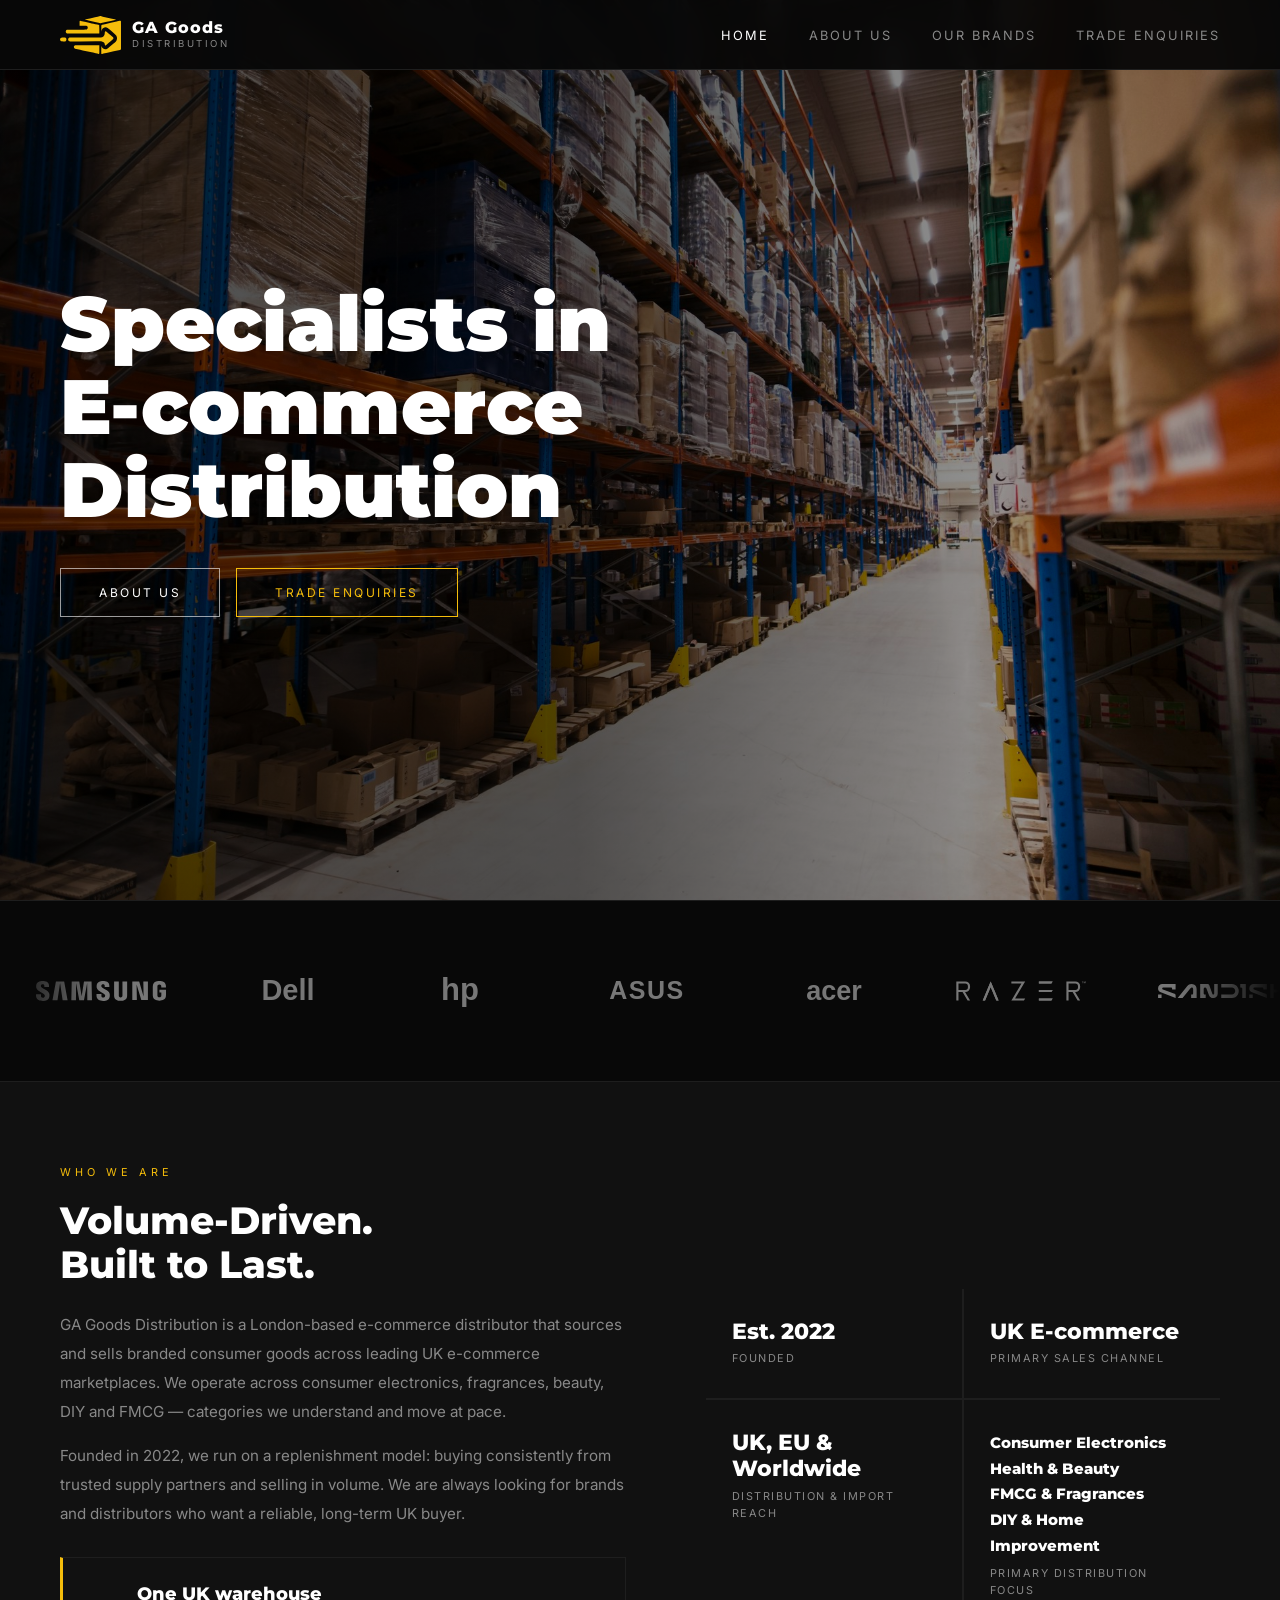
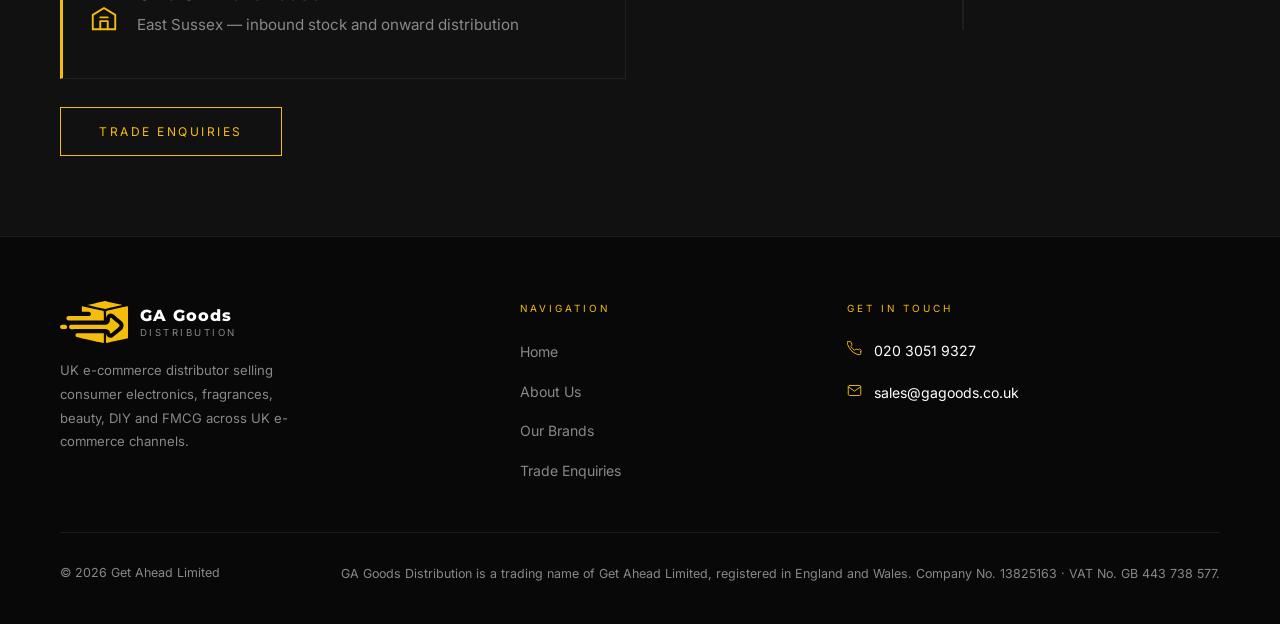
<file: index.html>
<!DOCTYPE html>
<html lang="en">
<head>
  <meta charset="UTF-8">
  <meta name="viewport" content="width=device-width, initial-scale=1.0">
  <title>GA Goods Distribution | Specialists in E-commerce Distribution</title>
  <meta name="description" content="GA Goods Distribution – UK e-commerce distributor specialising in consumer electronics, fragrances, beauty, DIY and FMCG. Selling across leading UK e-commerce marketplaces since 2022, with European and worldwide import capability.">
  <meta property="og:title" content="GA Goods Distribution | Specialists in E-commerce Distribution">
  <meta property="og:description" content="GA Goods Distribution – UK e-commerce distributor specialising in consumer electronics, fragrances, beauty, DIY and FMCG. Selling across leading UK e-commerce marketplaces since 2022, with European and worldwide import capability.">
  <meta property="og:url" content="https://gagoods.co.uk">
  <meta property="og:type" content="website">
  <link rel="canonical" href="https://gagoods.co.uk">
  <script type="application/ld+json">
  {
    "@context": "https://schema.org",
    "@type": "Organization",
    "name": "GA Goods Distribution",
    "description": "UK e-commerce distributor specialising in consumer electronics, fragrances, beauty, DIY and FMCG, selling across leading UK e-commerce marketplaces with European and worldwide import capability.",
    "url": "https://gagoods.co.uk",
    "logo": {
      "@type": "ImageObject",
      "url": "https://gagoods.co.uk/icon.svg"
    },
    "email": "sales@gagoods.co.uk",
    "telephone": "+442030519327",
    "areaServed": ["GB", "EU"]
  }
  </script>
  <link rel="icon" type="image/svg+xml" href="icon.svg">
  <link rel="apple-touch-icon" href="favicon.png">
  <link rel="stylesheet" href="styles.css">
</head>
<body>

  <nav id="navbar">
    <a href="index.html" class="nav-brand">
      <img src="icon.svg" alt="GA Goods Distribution" class="nav-icon">
      <div class="brand-text">
        <span class="brand-name">GA Goods</span>
        <span class="brand-sub">Distribution</span>
      </div>
    </a>
    <ul class="nav-links" id="navLinks">
      <li><a href="index.html" class="active">Home</a></li>
      <li><a href="about.html">About Us</a></li>
      <li><a href="brands.html">Our Brands</a></li>
      <li><a href="trade.html">Trade Enquiries</a></li>
    </ul>
    <button class="hamburger" id="hamburger" onclick="toggleNav()" aria-label="Toggle menu">&#9776;</button>
  </nav>

  <!-- HERO -->
  <section class="hero">
    <div class="hero-overlay"></div>
    <div class="hero-content">
      <h1>Specialists in<br>E-commerce<br>Distribution</h1>
      <div style="display:flex;gap:16px;flex-wrap:wrap;">
        <a href="about.html" class="btn">About Us</a>
        <a href="trade.html" class="btn btn-accent">Trade Enquiries</a>
      </div>
    </div>
  </section>

  <!-- BRANDS TICKER -->
  <div class="ticker-section">
    <div class="ticker-wrap">
      <div class="ticker-track">
        <div class="ticker-item"><img src="brands/samsung.svg" alt="Samsung"></div>
        <div class="ticker-item"><img src="brands/dell.svg" alt="Dell"></div>
        <div class="ticker-item"><img src="brands/hp.svg" alt="HP"></div>
        <div class="ticker-item"><img src="brands/asus.svg" alt="Asus"></div>
        <div class="ticker-item"><img src="brands/acer.svg" alt="Acer"></div>
        <div class="ticker-item"><img src="brands/razer.svg" alt="Razer"></div>
        <div class="ticker-item"><img src="brands/sandisk.svg" alt="SanDisk"></div>
        <div class="ticker-item"><img src="brands/chanel.svg" alt="Chanel"></div>
        <div class="ticker-item"><img src="brands/dior.svg" alt="Dior"></div>
        <div class="ticker-item"><img src="brands/ysl.svg" alt="Saint Laurent"></div>
        <div class="ticker-item"><img src="brands/jpg.svg" alt="Jean Paul Gaultier"></div>
        <div class="ticker-item"><img src="brands/versace.svg" alt="Versace"></div>
        <div class="ticker-item"><img src="brands/elizabetharden.svg" alt="Elizabeth Arden"></div>
        <div class="ticker-item"><img src="brands/dove.svg" alt="Dove"></div>
        <div class="ticker-item"><img src="brands/gillette.svg" alt="Gillette"></div>
        <div class="ticker-item"><img src="brands/pantene.svg" alt="Pantene"></div>
        <div class="ticker-item"><img src="brands/headshoulders.svg" alt="Head &amp; Shoulders"></div>
        <div class="ticker-item"><img src="brands/lynx.svg" alt="Lynx"></div>
        <div class="ticker-item"><img src="brands/nestle.svg" alt="Nestlé"></div>
        <div class="ticker-item"><img src="brands/persil.svg" alt="Persil"></div>
        <div class="ticker-item"><img src="brands/hotwheels.svg" alt="Hot Wheels"></div>
        <div class="ticker-item"><img src="brands/bosch.svg" alt="Bosch"></div>
        <div class="ticker-item"><img src="brands/dewalt.svg" alt="DeWalt"></div>
        <div class="ticker-item"><img src="brands/makita.svg" alt="Makita"></div>
        <div class="ticker-item"><img src="brands/milwaukee.svg" alt="Milwaukee"></div>
        <div class="ticker-item"><img src="brands/stanley.svg" alt="Stanley"></div>
        <div class="ticker-item"><img src="brands/irwin.svg" alt="Irwin"></div>
        <!-- Duplicate for seamless loop -->
        <div class="ticker-item"><img src="brands/samsung.svg" alt="Samsung"></div>
        <div class="ticker-item"><img src="brands/dell.svg" alt="Dell"></div>
        <div class="ticker-item"><img src="brands/hp.svg" alt="HP"></div>
        <div class="ticker-item"><img src="brands/asus.svg" alt="Asus"></div>
        <div class="ticker-item"><img src="brands/acer.svg" alt="Acer"></div>
        <div class="ticker-item"><img src="brands/razer.svg" alt="Razer"></div>
        <div class="ticker-item"><img src="brands/sandisk.svg" alt="SanDisk"></div>
        <div class="ticker-item"><img src="brands/chanel.svg" alt="Chanel"></div>
        <div class="ticker-item"><img src="brands/dior.svg" alt="Dior"></div>
        <div class="ticker-item"><img src="brands/ysl.svg" alt="Saint Laurent"></div>
        <div class="ticker-item"><img src="brands/jpg.svg" alt="Jean Paul Gaultier"></div>
        <div class="ticker-item"><img src="brands/versace.svg" alt="Versace"></div>
        <div class="ticker-item"><img src="brands/elizabetharden.svg" alt="Elizabeth Arden"></div>
        <div class="ticker-item"><img src="brands/dove.svg" alt="Dove"></div>
        <div class="ticker-item"><img src="brands/gillette.svg" alt="Gillette"></div>
        <div class="ticker-item"><img src="brands/pantene.svg" alt="Pantene"></div>
        <div class="ticker-item"><img src="brands/headshoulders.svg" alt="Head &amp; Shoulders"></div>
        <div class="ticker-item"><img src="brands/lynx.svg" alt="Lynx"></div>
        <div class="ticker-item"><img src="brands/nestle.svg" alt="Nestlé"></div>
        <div class="ticker-item"><img src="brands/persil.svg" alt="Persil"></div>
        <div class="ticker-item"><img src="brands/hotwheels.svg" alt="Hot Wheels"></div>
        <div class="ticker-item"><img src="brands/bosch.svg" alt="Bosch"></div>
        <div class="ticker-item"><img src="brands/dewalt.svg" alt="DeWalt"></div>
        <div class="ticker-item"><img src="brands/makita.svg" alt="Makita"></div>
        <div class="ticker-item"><img src="brands/milwaukee.svg" alt="Milwaukee"></div>
        <div class="ticker-item"><img src="brands/stanley.svg" alt="Stanley"></div>
        <div class="ticker-item"><img src="brands/irwin.svg" alt="Irwin"></div>
      </div>
    </div>
  </div>

  <!-- WHO WE ARE -->
  <div class="section section-dark">
    <div class="home-about">
      <div class="home-about-text">
        <p class="eyebrow">Who We Are</p>
        <h2>Volume-Driven.<br>Built to Last.</h2>
        <p>GA Goods Distribution is a London-based e-commerce distributor that sources and sells branded consumer goods across leading UK e-commerce marketplaces. We operate across consumer electronics, fragrances, beauty, DIY and FMCG — categories we understand and move at pace.</p>
        <p>Founded in 2022, we run on a replenishment model: buying consistently from trusted supply partners and selling in volume. We are always looking for brands and distributors who want a reliable, long-term UK buyer.</p>
        <div class="fact-callout">
          <svg class="fact-callout-icon" width="30" height="30" viewBox="0 0 24 24" fill="none" stroke="currentColor" stroke-width="1.5" stroke-linecap="round" stroke-linejoin="round"><path d="M3 21V9.5L12 4l9 5.5V21"/><path d="M3 21h18"/><path d="M9 21v-6.5h6V21"/><path d="M9 11.5h6"/></svg>
          <div>
            <h3>One UK warehouse</h3>
            <p>East Sussex &mdash; inbound stock and onward distribution</p>
          </div>
        </div>
        <a href="trade.html" class="btn btn-accent" style="margin-top:20px;display:inline-block">Trade Enquiries</a>
      </div>
      <div class="home-stats">
        <div class="home-stat">
          <span class="home-stat-num">Est. 2022</span>
          <span class="home-stat-label">Founded</span>
        </div>
        <div class="home-stat">
          <span class="home-stat-num">UK E-commerce</span>
          <span class="home-stat-label">Primary Sales Channel</span>
        </div>
        <div class="home-stat">
          <span class="home-stat-num">UK, EU &amp; Worldwide</span>
          <span class="home-stat-label">Distribution &amp; Import Reach</span>
        </div>
        <div class="home-stat">
          <span class="home-stat-num" style="font-size:0.95rem;line-height:1.7">Consumer Electronics<br>Health &amp; Beauty<br>FMCG &amp; Fragrances<br>DIY &amp; Home Improvement</span>
          <span class="home-stat-label">Primary distribution focus</span>
        </div>
      </div>
    </div>
  </div>

  <!-- FOOTER -->
  <footer>
    <div class="footer-inner">
      <div>
        <div class="footer-brand">
          <img src="icon.svg" alt="GA Goods Distribution" class="footer-icon">
          <div class="footer-brand-text">
            <span class="brand-name">GA Goods</span>
            <span class="brand-sub">Distribution</span>
          </div>
        </div>
        <p class="footer-tagline">UK e-commerce distributor selling consumer electronics, fragrances, beauty, DIY and FMCG across UK e-commerce channels.</p>
      </div>

      <div>
        <p class="footer-col-title">Navigation</p>
        <ul class="footer-nav-list">
          <li><a href="index.html">Home</a></li>
          <li><a href="about.html">About Us</a></li>
          <li><a href="brands.html">Our Brands</a></li>
          <li><a href="trade.html">Trade Enquiries</a></li>
        </ul>
      </div>

      <div>
        <p class="footer-col-title">Get In Touch</p>
        <ul class="footer-contact-list">
          <li>
            <svg class="footer-contact-icon" width="15" height="15" viewBox="0 0 24 24" fill="none" stroke="currentColor" stroke-width="1.5" stroke-linecap="round" stroke-linejoin="round"><path d="M22 16.92v3a2 2 0 01-2.18 2 19.79 19.79 0 01-8.63-3.07A19.5 19.5 0 013.07 9.8a19.79 19.79 0 01-3.07-8.67A2 2 0 012 1h3a2 2 0 012 1.72c.127.96.361 1.903.7 2.81a2 2 0 01-.45 2.11L6.09 8.91a16 16 0 006 6l1.27-1.27a2 2 0 012.11-.45c.907.339 1.85.573 2.81.7A2 2 0 0122 16.92z"/></svg>
            <a href="tel:+442030519327">020 3051 9327</a>
          </li>
          <li>
            <svg class="footer-contact-icon" width="15" height="15" viewBox="0 0 24 24" fill="none" stroke="currentColor" stroke-width="1.5" stroke-linecap="round" stroke-linejoin="round"><path d="M4 4h16c1.1 0 2 .9 2 2v12c0 1.1-.9 2-2 2H4c-1.1 0-2-.9-2-2V6c0-1.1.9-2 2-2z"/><polyline points="22,6 12,13 2,6"/></svg>
            <a href="mailto:sales@gagoods.co.uk">sales@gagoods.co.uk</a>
          </li>
        </ul>
      </div>
    </div>

    <div class="footer-bottom">
      <p>&copy; 2026 Get Ahead Limited</p>
      <p class="footer-legal">GA Goods Distribution is a trading name of Get Ahead Limited, registered in England and Wales. Company No. 13825163 &middot; VAT No. GB 443 738 577.</p>
    </div>
  </footer>

  <script>
    function toggleNav() {
      document.getElementById('navLinks').classList.toggle('open');
    }
    document.querySelectorAll('.nav-links a').forEach(function(link) {
      link.addEventListener('click', function() {
        document.getElementById('navLinks').classList.remove('open');
      });
    });
  </script>

</body>
</html>
</file>
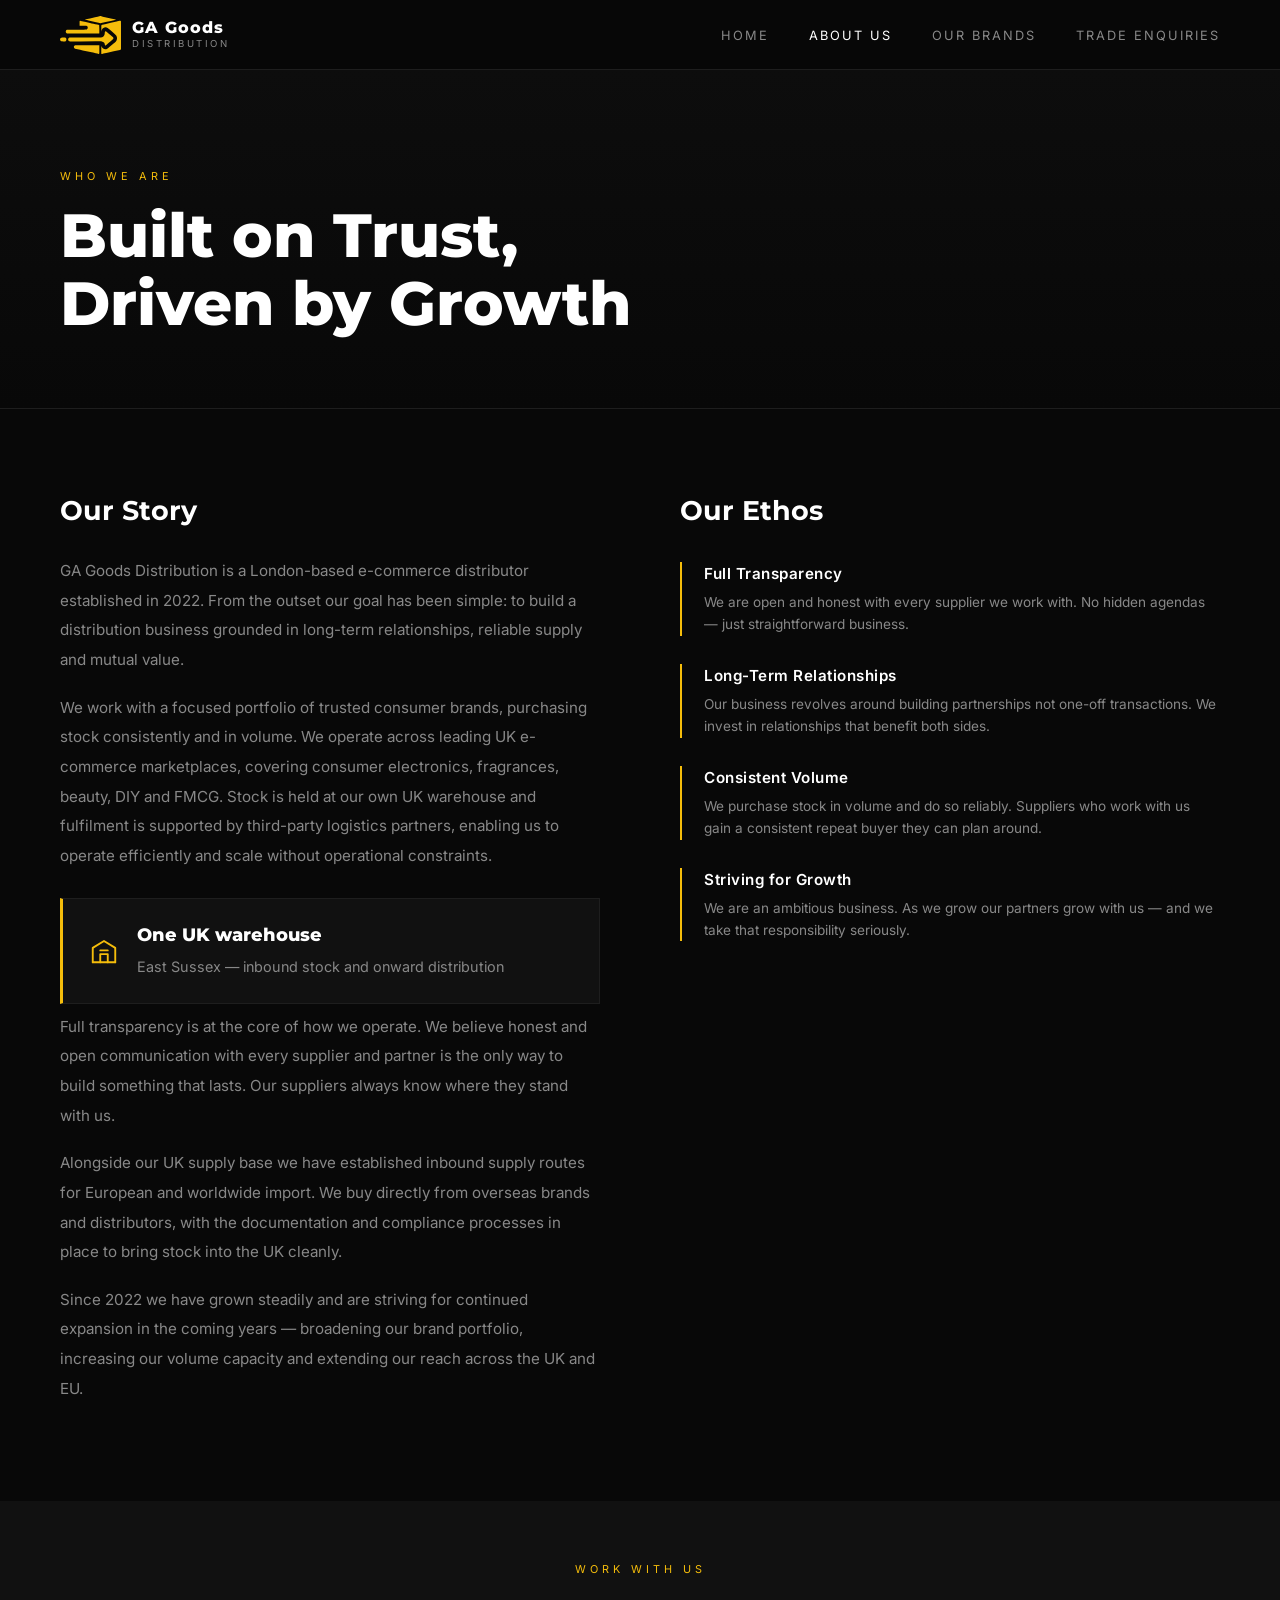
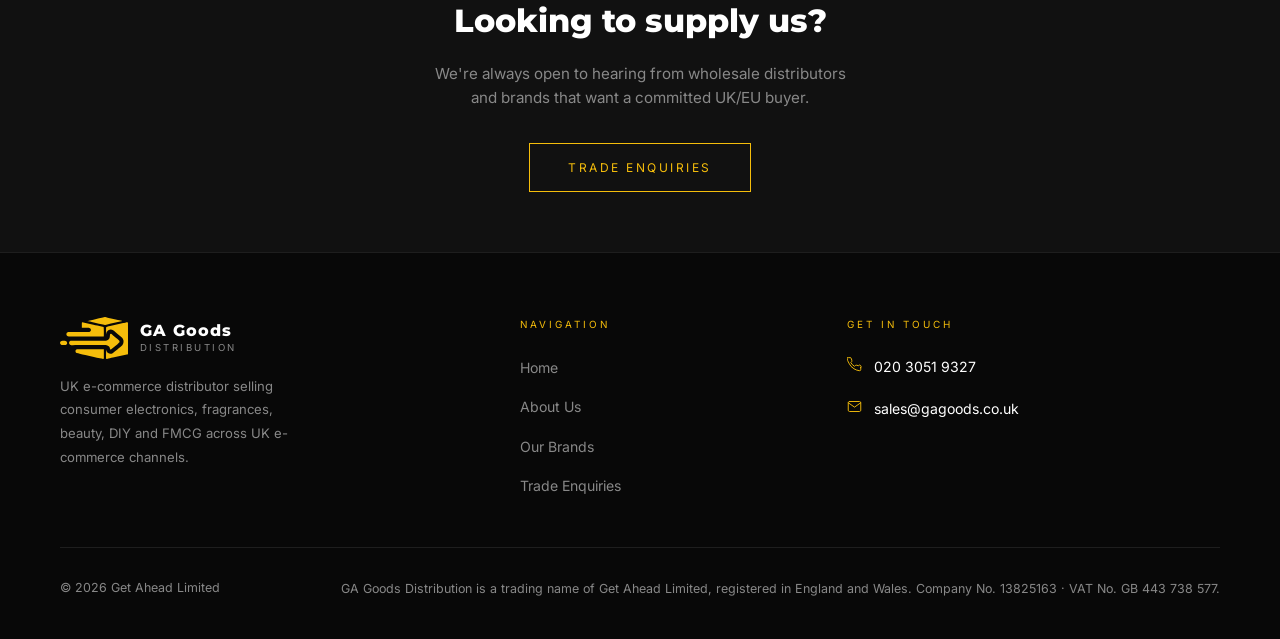
<file: about.html>
<!DOCTYPE html>
<html lang="en">
<head>
  <meta charset="UTF-8">
  <meta name="viewport" content="width=device-width, initial-scale=1.0">
  <title>About Us | GA Goods Distribution – E-commerce Specialists</title>
  <meta name="description" content="Learn about GA Goods Distribution – our story, ethos and commitment to building long-term partnerships in e-commerce distribution.">
  <link rel="icon" type="image/svg+xml" href="icon.svg">
  <link rel="apple-touch-icon" href="favicon.png">
  <link rel="stylesheet" href="styles.css">
</head>
<body>

  <nav id="navbar">
    <a href="index.html" class="nav-brand">
      <img src="icon.svg" alt="GA Goods Distribution" class="nav-icon">
      <div class="brand-text">
        <span class="brand-name">GA Goods</span>
        <span class="brand-sub">Distribution</span>
      </div>
    </a>
    <ul class="nav-links" id="navLinks">
      <li><a href="index.html">Home</a></li>
      <li><a href="about.html" class="active">About Us</a></li>
      <li><a href="brands.html">Our Brands</a></li>
      <li><a href="trade.html">Trade Enquiries</a></li>
    </ul>
    <button class="hamburger" id="hamburger" onclick="toggleNav()" aria-label="Toggle menu">&#9776;</button>
  </nav>

  <!-- PAGE HEADER -->
  <div class="page-header">
    <p class="eyebrow">Who We Are</p>
    <h1>Built on Trust,<br>Driven by Growth</h1>
  </div>

  <!-- ABOUT SECTION -->
  <div class="section">
    <div class="about-grid">
      <div class="about-text">
        <h2>Our Story</h2>
        <p>
          GA Goods Distribution is a London-based e-commerce distributor established in 2022.
          From the outset our goal has been simple: to build a distribution business
          grounded in long-term relationships, reliable supply and mutual value.
        </p>
        <p>
          We work with a focused portfolio of trusted consumer brands, purchasing stock
          consistently and in volume. We operate across leading UK e-commerce marketplaces,
          covering consumer electronics, fragrances, beauty, DIY and FMCG. Stock is held at
          our own UK warehouse and fulfilment is supported by third-party logistics partners,
          enabling us to operate efficiently and scale without operational constraints.
        </p>

        <div class="fact-callout">
          <svg class="fact-callout-icon" width="30" height="30" viewBox="0 0 24 24" fill="none" stroke="currentColor" stroke-width="1.5" stroke-linecap="round" stroke-linejoin="round"><path d="M3 21V9.5L12 4l9 5.5V21"/><path d="M3 21h18"/><path d="M9 21v-6.5h6V21"/><path d="M9 11.5h6"/></svg>
          <div>
            <h3>One UK warehouse</h3>
            <p>East Sussex &mdash; inbound stock and onward distribution</p>
          </div>
        </div>
        <p>
          Full transparency is at the core of how we operate. We believe honest and open
          communication with every supplier and partner is the only way to build something
          that lasts. Our suppliers always know where they stand with us.
        </p>
        <p>
          Alongside our UK supply base we have established inbound supply routes for
          European and worldwide import. We buy directly from overseas brands and
          distributors, with the documentation and compliance processes in place to bring
          stock into the UK cleanly.
        </p>
        <p>
          Since 2022 we have grown steadily and are striving for continued expansion in
          the coming years — broadening our brand portfolio, increasing our volume
          capacity and extending our reach across the UK and EU.
        </p>
      </div>

      <div>
        <h2 style="font-family:'Montserrat',sans-serif;font-size:1.7rem;font-weight:700;margin-bottom:30px;">Our Ethos</h2>
        <ul class="values-list">
          <li>
            <h3>Full Transparency</h3>
            <p>We are open and honest with every supplier we work with. No hidden agendas — just straightforward business.</p>
          </li>
          <li>
            <h3>Long-Term Relationships</h3>
            <p>Our business revolves around building partnerships not one-off transactions. We invest in relationships that benefit both sides.</p>
          </li>
          <li>
            <h3>Consistent Volume</h3>
            <p>We purchase stock in volume and do so reliably. Suppliers who work with us gain a consistent repeat buyer they can plan around.</p>
          </li>
          <li>
            <h3>Striving for Growth</h3>
            <p>We are an ambitious business. As we grow our partners grow with us — and we take that responsibility seriously.</p>
          </li>
        </ul>
      </div>
    </div>
  </div>

  <!-- CTA -->
  <div class="section section-dark" style="text-align:center;padding-top:60px;padding-bottom:60px;">
    <p class="eyebrow" style="font-size:0.68rem;letter-spacing:4px;color:var(--accent);text-transform:uppercase;margin-bottom:16px;">Work With Us</p>
    <h2 style="font-family:'Montserrat',sans-serif;font-size:clamp(1.4rem,3vw,2rem);font-weight:800;margin-bottom:16px;">Looking to supply us?</h2>
    <p style="color:var(--muted);font-size:0.95rem;margin-bottom:32px;max-width:440px;margin-left:auto;margin-right:auto;">We're always open to hearing from wholesale distributors and brands that want a committed UK/EU buyer.</p>
    <a href="trade.html" class="btn btn-accent">Trade Enquiries</a>
  </div>

  <!-- FOOTER -->
  <footer>
    <div class="footer-inner">
      <div>
        <div class="footer-brand">
          <img src="icon.svg" alt="GA Goods Distribution" class="footer-icon">
          <div class="footer-brand-text">
            <span class="brand-name">GA Goods</span>
            <span class="brand-sub">Distribution</span>
          </div>
        </div>
        <p class="footer-tagline">UK e-commerce distributor selling consumer electronics, fragrances, beauty, DIY and FMCG across UK e-commerce channels.</p>
      </div>

      <div>
        <p class="footer-col-title">Navigation</p>
        <ul class="footer-nav-list">
          <li><a href="index.html">Home</a></li>
          <li><a href="about.html">About Us</a></li>
          <li><a href="brands.html">Our Brands</a></li>
          <li><a href="trade.html">Trade Enquiries</a></li>
        </ul>
      </div>

      <div>
        <p class="footer-col-title">Get In Touch</p>
        <ul class="footer-contact-list">
          <li>
            <svg class="footer-contact-icon" width="15" height="15" viewBox="0 0 24 24" fill="none" stroke="currentColor" stroke-width="1.5" stroke-linecap="round" stroke-linejoin="round"><path d="M22 16.92v3a2 2 0 01-2.18 2 19.79 19.79 0 01-8.63-3.07A19.5 19.5 0 013.07 9.8a19.79 19.79 0 01-3.07-8.67A2 2 0 012 1h3a2 2 0 012 1.72c.127.96.361 1.903.7 2.81a2 2 0 01-.45 2.11L6.09 8.91a16 16 0 006 6l1.27-1.27a2 2 0 012.11-.45c.907.339 1.85.573 2.81.7A2 2 0 0122 16.92z"/></svg>
            <a href="tel:+442030519327">020 3051 9327</a>
          </li>
          <li>
            <svg class="footer-contact-icon" width="15" height="15" viewBox="0 0 24 24" fill="none" stroke="currentColor" stroke-width="1.5" stroke-linecap="round" stroke-linejoin="round"><path d="M4 4h16c1.1 0 2 .9 2 2v12c0 1.1-.9 2-2 2H4c-1.1 0-2-.9-2-2V6c0-1.1.9-2 2-2z"/><polyline points="22,6 12,13 2,6"/></svg>
            <a href="mailto:sales@gagoods.co.uk">sales@gagoods.co.uk</a>
          </li>
        </ul>
      </div>
    </div>

    <div class="footer-bottom">
      <p>&copy; 2026 Get Ahead Limited</p>
      <p class="footer-legal">GA Goods Distribution is a trading name of Get Ahead Limited, registered in England and Wales. Company No. 13825163 &middot; VAT No. GB 443 738 577.</p>
    </div>
  </footer>

  <script>
    function toggleNav() {
      document.getElementById('navLinks').classList.toggle('open');
    }
    document.querySelectorAll('.nav-links a').forEach(function(link) {
      link.addEventListener('click', function() {
        document.getElementById('navLinks').classList.remove('open');
      });
    });
  </script>

</body>
</html>
</file>
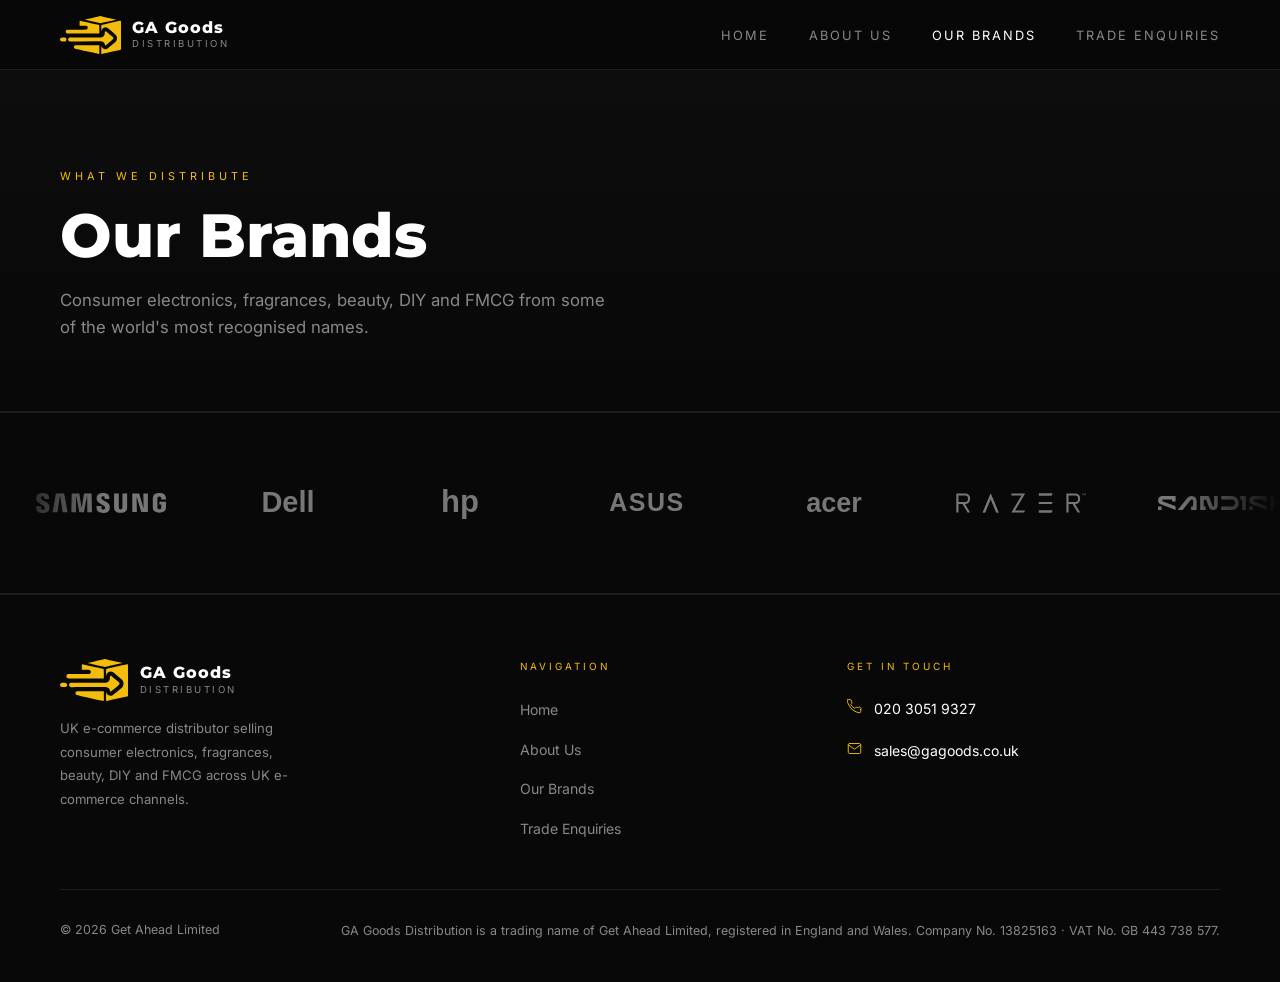
<file: brands.html>
<!DOCTYPE html>
<html lang="en">
<head>
  <meta charset="UTF-8">
  <meta name="viewport" content="width=device-width, initial-scale=1.0">
  <title>Our Brands | GA Goods Distribution – E-commerce Specialists</title>
  <meta name="description" content="GA Goods Distribution supplies leading consumer brands including Dove, Gillette, Nestlé, Persil, Head &amp; Shoulders and Lynx across the UK and Europe.">
  <link rel="icon" type="image/svg+xml" href="icon.svg">
  <link rel="apple-touch-icon" href="favicon.png">
  <link rel="stylesheet" href="styles.css">
</head>
<body>

  <nav id="navbar">
    <a href="index.html" class="nav-brand">
      <img src="icon.svg" alt="GA Goods Distribution" class="nav-icon">
      <div class="brand-text">
        <span class="brand-name">GA Goods</span>
        <span class="brand-sub">Distribution</span>
      </div>
    </a>
    <ul class="nav-links" id="navLinks">
      <li><a href="index.html">Home</a></li>
      <li><a href="about.html">About Us</a></li>
      <li><a href="brands.html" class="active">Our Brands</a></li>
      <li><a href="trade.html">Trade Enquiries</a></li>
    </ul>
    <button class="hamburger" id="hamburger" onclick="toggleNav()" aria-label="Toggle menu">&#9776;</button>
  </nav>

  <!-- PAGE HEADER -->
  <div class="page-header">
    <p class="eyebrow">What We Distribute</p>
    <h1>Our Brands</h1>
    <p>Consumer electronics, fragrances, beauty, DIY and FMCG from some of the world's most recognised names.</p>
  </div>

  <!-- BRANDS TICKER -->
  <div class="ticker-section">
    <div class="ticker-wrap">
      <div class="ticker-track">
        <!-- Set 1 -->
        <div class="ticker-item"><img src="brands/samsung.svg" alt="Samsung"></div>
        <div class="ticker-item"><img src="brands/dell.svg" alt="Dell"></div>
        <div class="ticker-item"><img src="brands/hp.svg" alt="HP"></div>
        <div class="ticker-item"><img src="brands/asus.svg" alt="Asus"></div>
        <div class="ticker-item"><img src="brands/acer.svg" alt="Acer"></div>
        <div class="ticker-item"><img src="brands/razer.svg" alt="Razer"></div>
        <div class="ticker-item"><img src="brands/sandisk.svg" alt="SanDisk"></div>
        <div class="ticker-item"><img src="brands/chanel.svg" alt="Chanel"></div>
        <div class="ticker-item"><img src="brands/dior.svg" alt="Dior"></div>
        <div class="ticker-item"><img src="brands/ysl.svg" alt="Saint Laurent"></div>
        <div class="ticker-item"><img src="brands/jpg.svg" alt="Jean Paul Gaultier"></div>
        <div class="ticker-item"><img src="brands/versace.svg" alt="Versace"></div>
        <div class="ticker-item"><img src="brands/elizabetharden.svg" alt="Elizabeth Arden"></div>
        <div class="ticker-item"><img src="brands/dove.svg" alt="Dove"></div>
        <div class="ticker-item"><img src="brands/gillette.svg" alt="Gillette"></div>
        <div class="ticker-item"><img src="brands/pantene.svg" alt="Pantene"></div>
        <div class="ticker-item"><img src="brands/headshoulders.svg" alt="Head &amp; Shoulders"></div>
        <div class="ticker-item"><img src="brands/lynx.svg" alt="Lynx"></div>
        <div class="ticker-item"><img src="brands/nestle.svg" alt="Nestlé"></div>
        <div class="ticker-item"><img src="brands/persil.svg" alt="Persil"></div>
        <div class="ticker-item"><img src="brands/hotwheels.svg" alt="Hot Wheels"></div>
        <div class="ticker-item"><img src="brands/bosch.svg" alt="Bosch"></div>
        <div class="ticker-item"><img src="brands/dewalt.svg" alt="DeWalt"></div>
        <div class="ticker-item"><img src="brands/makita.svg" alt="Makita"></div>
        <div class="ticker-item"><img src="brands/milwaukee.svg" alt="Milwaukee"></div>
        <div class="ticker-item"><img src="brands/stanley.svg" alt="Stanley"></div>
        <div class="ticker-item"><img src="brands/irwin.svg" alt="Irwin"></div>
        <!-- Set 2 — duplicate for seamless loop -->
        <div class="ticker-item"><img src="brands/samsung.svg" alt="Samsung"></div>
        <div class="ticker-item"><img src="brands/dell.svg" alt="Dell"></div>
        <div class="ticker-item"><img src="brands/hp.svg" alt="HP"></div>
        <div class="ticker-item"><img src="brands/asus.svg" alt="Asus"></div>
        <div class="ticker-item"><img src="brands/acer.svg" alt="Acer"></div>
        <div class="ticker-item"><img src="brands/razer.svg" alt="Razer"></div>
        <div class="ticker-item"><img src="brands/sandisk.svg" alt="SanDisk"></div>
        <div class="ticker-item"><img src="brands/chanel.svg" alt="Chanel"></div>
        <div class="ticker-item"><img src="brands/dior.svg" alt="Dior"></div>
        <div class="ticker-item"><img src="brands/ysl.svg" alt="Saint Laurent"></div>
        <div class="ticker-item"><img src="brands/jpg.svg" alt="Jean Paul Gaultier"></div>
        <div class="ticker-item"><img src="brands/versace.svg" alt="Versace"></div>
        <div class="ticker-item"><img src="brands/elizabetharden.svg" alt="Elizabeth Arden"></div>
        <div class="ticker-item"><img src="brands/dove.svg" alt="Dove"></div>
        <div class="ticker-item"><img src="brands/gillette.svg" alt="Gillette"></div>
        <div class="ticker-item"><img src="brands/pantene.svg" alt="Pantene"></div>
        <div class="ticker-item"><img src="brands/headshoulders.svg" alt="Head &amp; Shoulders"></div>
        <div class="ticker-item"><img src="brands/lynx.svg" alt="Lynx"></div>
        <div class="ticker-item"><img src="brands/nestle.svg" alt="Nestlé"></div>
        <div class="ticker-item"><img src="brands/persil.svg" alt="Persil"></div>
        <div class="ticker-item"><img src="brands/hotwheels.svg" alt="Hot Wheels"></div>
        <div class="ticker-item"><img src="brands/bosch.svg" alt="Bosch"></div>
        <div class="ticker-item"><img src="brands/dewalt.svg" alt="DeWalt"></div>
        <div class="ticker-item"><img src="brands/makita.svg" alt="Makita"></div>
        <div class="ticker-item"><img src="brands/milwaukee.svg" alt="Milwaukee"></div>
        <div class="ticker-item"><img src="brands/stanley.svg" alt="Stanley"></div>
        <div class="ticker-item"><img src="brands/irwin.svg" alt="Irwin"></div>
      </div>
    </div>
  </div>

  <!-- FOOTER -->
  <footer>
    <div class="footer-inner">
      <div>
        <div class="footer-brand">
          <img src="icon.svg" alt="GA Goods Distribution" class="footer-icon">
          <div class="footer-brand-text">
            <span class="brand-name">GA Goods</span>
            <span class="brand-sub">Distribution</span>
          </div>
        </div>
        <p class="footer-tagline">UK e-commerce distributor selling consumer electronics, fragrances, beauty, DIY and FMCG across UK e-commerce channels.</p>
      </div>

      <div>
        <p class="footer-col-title">Navigation</p>
        <ul class="footer-nav-list">
          <li><a href="index.html">Home</a></li>
          <li><a href="about.html">About Us</a></li>
          <li><a href="brands.html">Our Brands</a></li>
          <li><a href="trade.html">Trade Enquiries</a></li>
        </ul>
      </div>

      <div>
        <p class="footer-col-title">Get In Touch</p>
        <ul class="footer-contact-list">
          <li>
            <svg class="footer-contact-icon" width="15" height="15" viewBox="0 0 24 24" fill="none" stroke="currentColor" stroke-width="1.5" stroke-linecap="round" stroke-linejoin="round"><path d="M22 16.92v3a2 2 0 01-2.18 2 19.79 19.79 0 01-8.63-3.07A19.5 19.5 0 013.07 9.8a19.79 19.79 0 01-3.07-8.67A2 2 0 012 1h3a2 2 0 012 1.72c.127.96.361 1.903.7 2.81a2 2 0 01-.45 2.11L6.09 8.91a16 16 0 006 6l1.27-1.27a2 2 0 012.11-.45c.907.339 1.85.573 2.81.7A2 2 0 0122 16.92z"/></svg>
            <a href="tel:+442030519327">020 3051 9327</a>
          </li>
          <li>
            <svg class="footer-contact-icon" width="15" height="15" viewBox="0 0 24 24" fill="none" stroke="currentColor" stroke-width="1.5" stroke-linecap="round" stroke-linejoin="round"><path d="M4 4h16c1.1 0 2 .9 2 2v12c0 1.1-.9 2-2 2H4c-1.1 0-2-.9-2-2V6c0-1.1.9-2 2-2z"/><polyline points="22,6 12,13 2,6"/></svg>
            <a href="mailto:sales@gagoods.co.uk">sales@gagoods.co.uk</a>
          </li>
        </ul>
      </div>
    </div>

    <div class="footer-bottom">
      <p>&copy; 2026 Get Ahead Limited</p>
      <p class="footer-legal">GA Goods Distribution is a trading name of Get Ahead Limited, registered in England and Wales. Company No. 13825163 &middot; VAT No. GB 443 738 577.</p>
    </div>
  </footer>

  <script>
    function toggleNav() {
      document.getElementById('navLinks').classList.toggle('open');
    }
    document.querySelectorAll('.nav-links a').forEach(function(link) {
      link.addEventListener('click', function() {
        document.getElementById('navLinks').classList.remove('open');
      });
    });
  </script>

</body>
</html>
</file>
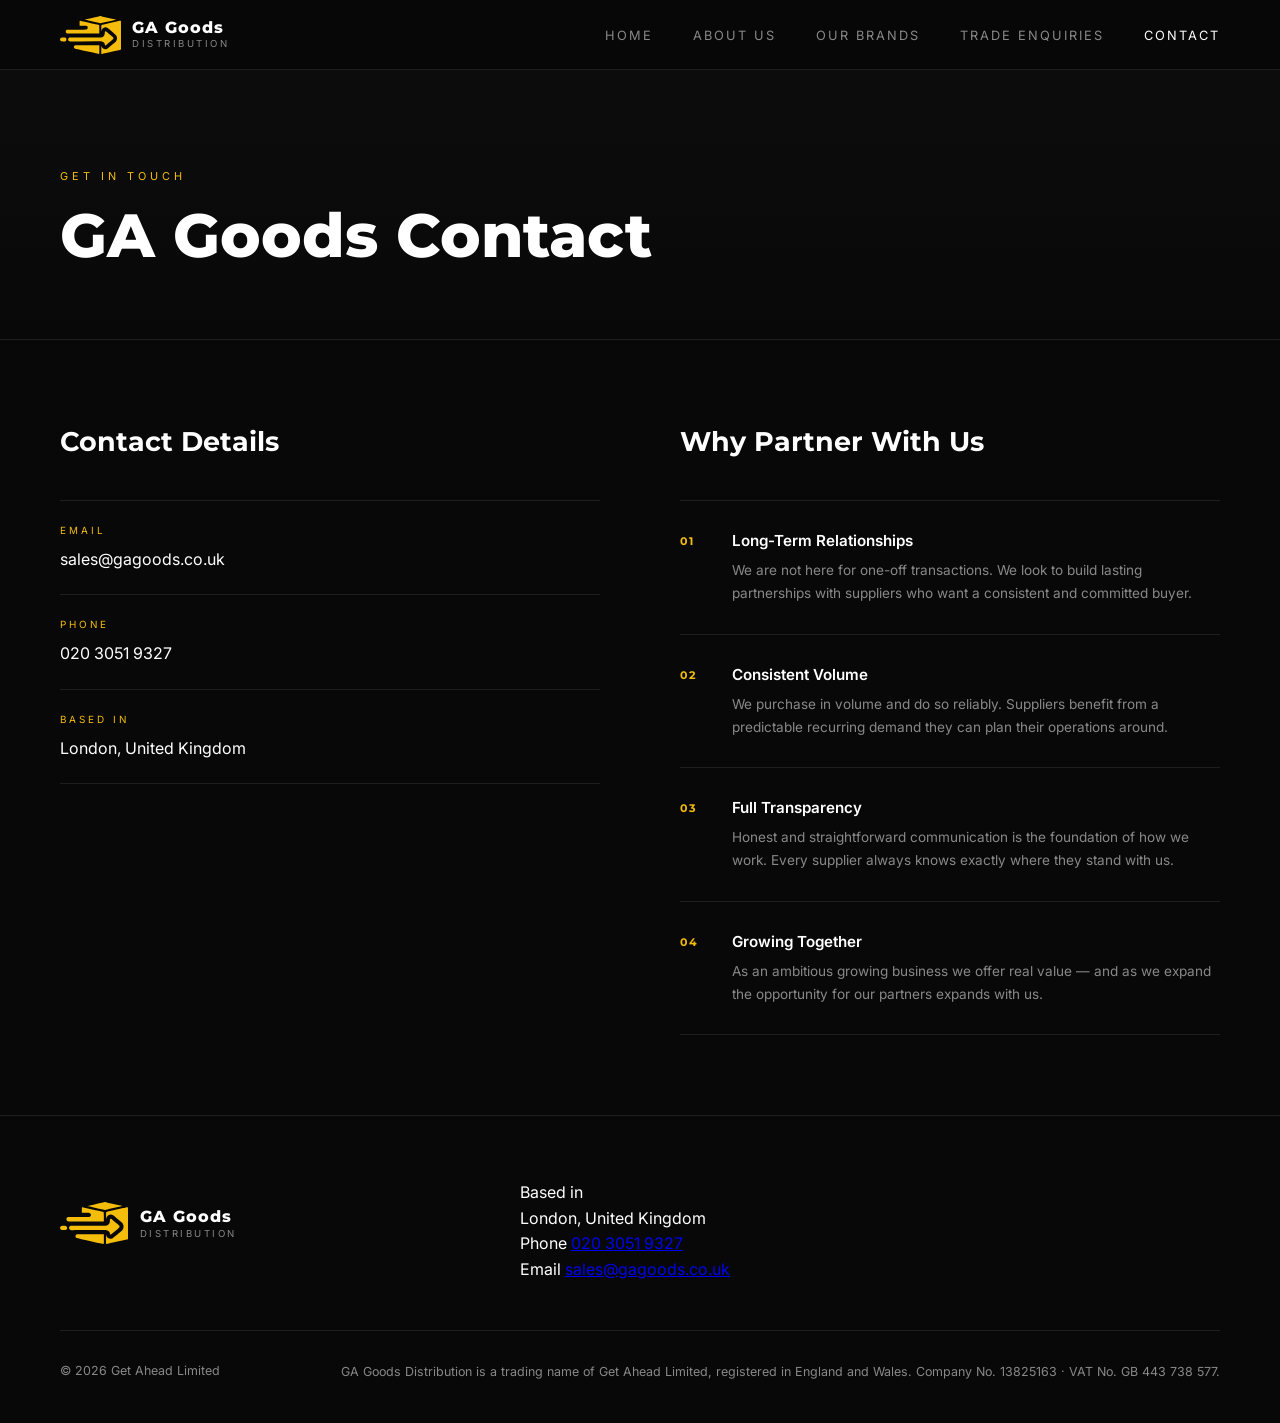
<file: contact.html>
<!DOCTYPE html>
<html lang="en">
<head>
  <meta charset="UTF-8">
  <meta name="viewport" content="width=device-width, initial-scale=1.0">
  <title>Contact | GA Goods Distribution – E-commerce Specialists</title>
  <meta name="description" content="Contact GA Goods Distribution for trade enquiries, pricing and availability. E-commerce distribution specialists based in East London.">
  <link rel="icon" type="image/svg+xml" href="icon.svg">
  <link rel="apple-touch-icon" href="favicon.png">
  <link rel="stylesheet" href="styles.css">
</head>
<body>

  <nav id="navbar">
    <a href="index.html" class="nav-brand">
      <img src="icon.svg" alt="GA Goods Distribution" class="nav-icon">
      <div class="brand-text">
        <span class="brand-name">GA Goods</span>
        <span class="brand-sub">Distribution</span>
      </div>
    </a>
    <ul class="nav-links" id="navLinks">
      <li><a href="index.html">Home</a></li>
      <li><a href="about.html">About Us</a></li>
      <li><a href="brands.html">Our Brands</a></li>
      <li><a href="trade.html">Trade Enquiries</a></li>
      <li><a href="contact.html" class="active">Contact</a></li>
    </ul>
    <button class="hamburger" id="hamburger" onclick="toggleNav()" aria-label="Toggle menu">&#9776;</button>
  </nav>

  <!-- PAGE HEADER -->
  <div class="page-header">
    <p class="eyebrow">Get In Touch</p>
    <h1>GA Goods Contact</h1>
  </div>

  <!-- CONTACT SECTION -->
  <div class="section">
    <div class="contact-grid">

      <div class="contact-info">
        <h2>Contact Details</h2>
        <div class="contact-items">
          <div class="contact-item">
            <p class="label">Email</p>
            <a href="mailto:sales@gagoods.co.uk">sales@gagoods.co.uk</a>
          </div>
          <div class="contact-item">
            <p class="label">Phone</p>
            <a href="tel:+442030519327">020 3051 9327</a>
          </div>
          <div class="contact-item">
            <p class="label">Based in</p>
            <p>London, United Kingdom</p>
          </div>
        </div>
      </div>

      <div class="partnership-panel">
        <h2>Why Partner With Us</h2>
        <div class="partnership-list">
          <div class="partnership-item">
            <span class="num">01</span>
            <div>
              <h3>Long-Term Relationships</h3>
              <p>We are not here for one-off transactions. We look to build lasting partnerships with suppliers who want a consistent and committed buyer.</p>
            </div>
          </div>
          <div class="partnership-item">
            <span class="num">02</span>
            <div>
              <h3>Consistent Volume</h3>
              <p>We purchase in volume and do so reliably. Suppliers benefit from a predictable recurring demand they can plan their operations around.</p>
            </div>
          </div>
          <div class="partnership-item">
            <span class="num">03</span>
            <div>
              <h3>Full Transparency</h3>
              <p>Honest and straightforward communication is the foundation of how we work. Every supplier always knows exactly where they stand with us.</p>
            </div>
          </div>
          <div class="partnership-item">
            <span class="num">04</span>
            <div>
              <h3>Growing Together</h3>
              <p>As an ambitious growing business we offer real value — and as we expand the opportunity for our partners expands with us.</p>
            </div>
          </div>
        </div>
      </div>

    </div>
  </div>

  <!-- FOOTER -->
  <footer>
    <div class="footer-inner">
      <div class="footer-brand">
        <img src="icon.svg" alt="GA Goods Distribution" class="footer-icon">
        <div class="footer-brand-text">
          <span class="brand-name">GA Goods</span>
          <span class="brand-sub">Distribution</span>
        </div>
      </div>
      <div class="footer-contacts">
        <div class="footer-contact-block">
          <span class="footer-label">Based in</span>
          <p>London, United Kingdom</p>
        </div>
        <div class="footer-contact-block">
          <span class="footer-label">Phone</span>
          <a href="tel:+442030519327">020 3051 9327</a>
        </div>
        <div class="footer-contact-block">
          <span class="footer-label">Email</span>
          <a href="mailto:sales@gagoods.co.uk">sales@gagoods.co.uk</a>
        </div>
      </div>
    </div>
    <div class="footer-bottom">
      <p>&copy; 2026 Get Ahead Limited</p>
      <p class="footer-legal">GA Goods Distribution is a trading name of Get Ahead Limited, registered in England and Wales. Company No. 13825163 &middot; VAT No. GB 443 738 577.</p>
    </div>
  </footer>

  <script>
    function toggleNav() {
      document.getElementById('navLinks').classList.toggle('open');
    }
    document.querySelectorAll('.nav-links a').forEach(function(link) {
      link.addEventListener('click', function() {
        document.getElementById('navLinks').classList.remove('open');
      });
    });
  </script>

</body>
</html>
</file>
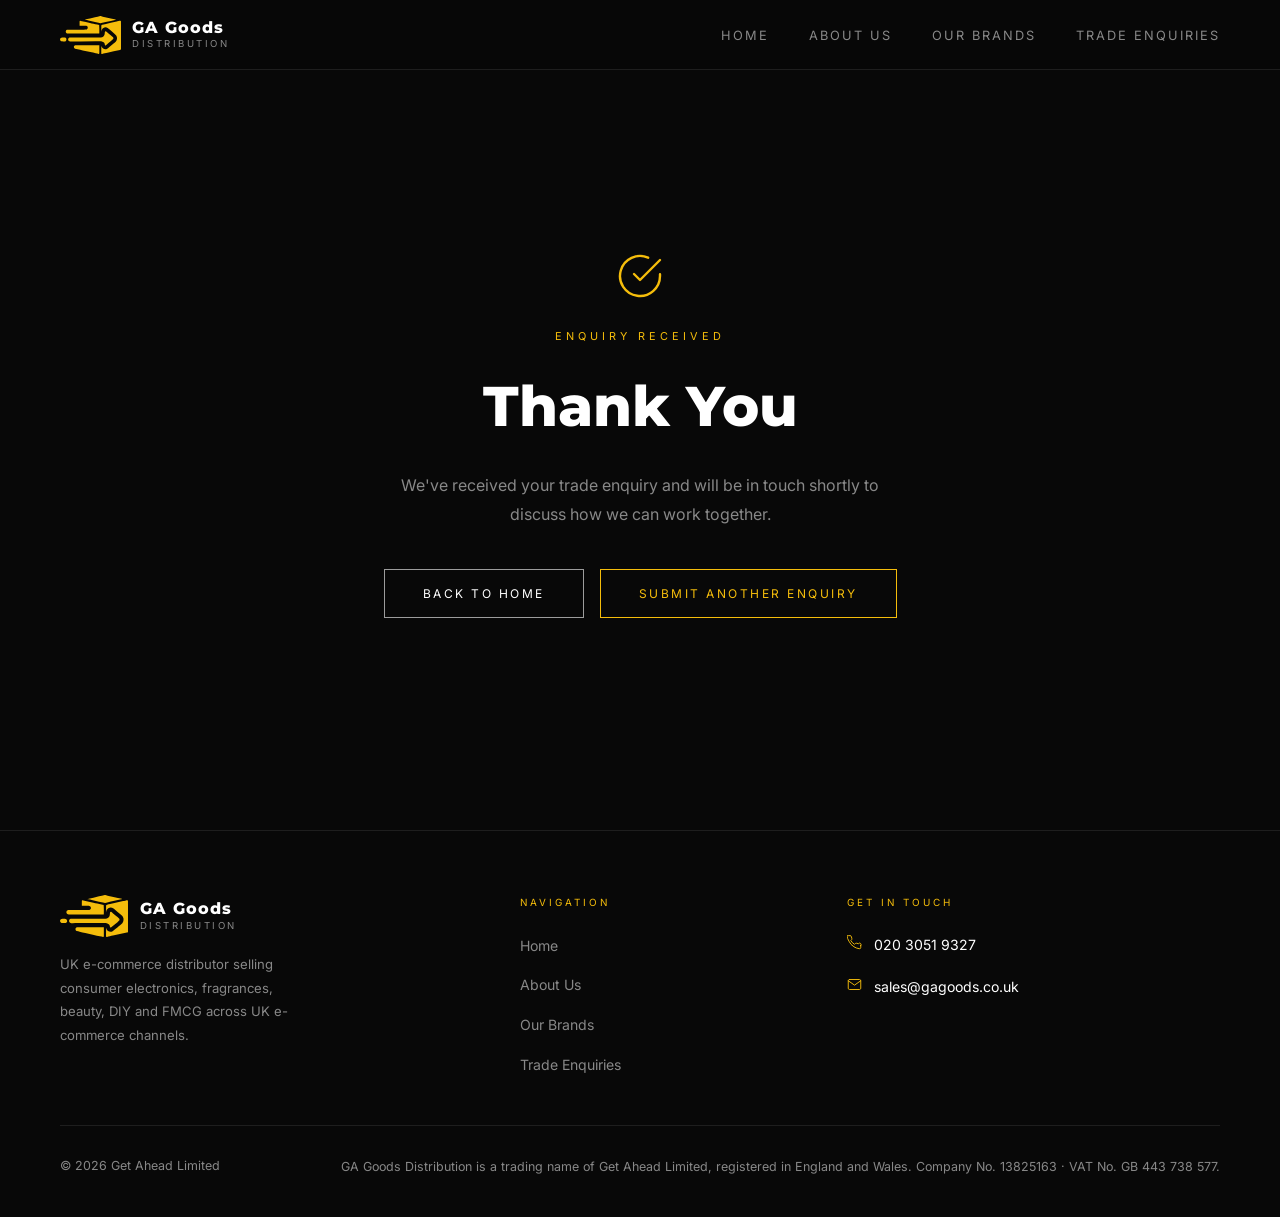
<file: thankyou.html>
<!DOCTYPE html>
<html lang="en">
<head>
  <meta charset="UTF-8">
  <meta name="viewport" content="width=device-width, initial-scale=1.0">
  <title>Enquiry Received | GA Goods Distribution</title>
  <meta name="robots" content="noindex">
  <link rel="icon" type="image/svg+xml" href="icon.svg">
  <link rel="apple-touch-icon" href="favicon.png">
  <link rel="stylesheet" href="styles.css">
</head>
<body>

  <nav id="navbar">
    <a href="index.html" class="nav-brand">
      <img src="icon.svg" alt="GA Goods Distribution" class="nav-icon">
      <div class="brand-text">
        <span class="brand-name">GA Goods</span>
        <span class="brand-sub">Distribution</span>
      </div>
    </a>
    <ul class="nav-links" id="navLinks">
      <li><a href="index.html">Home</a></li>
      <li><a href="about.html">About Us</a></li>
      <li><a href="brands.html">Our Brands</a></li>
      <li><a href="trade.html">Trade Enquiries</a></li>
    </ul>
    <button class="hamburger" id="hamburger" onclick="toggleNav()" aria-label="Toggle menu">&#9776;</button>
  </nav>

  <div class="thankyou-wrap">
    <div class="thankyou-inner">
      <div class="thankyou-icon">
        <svg width="48" height="48" viewBox="0 0 24 24" fill="none" stroke="currentColor" stroke-width="1.2" stroke-linecap="round" stroke-linejoin="round">
          <path d="M22 11.08V12a10 10 0 11-5.93-9.14"/>
          <polyline points="22 4 12 14.01 9 11.01"/>
        </svg>
      </div>
      <p class="eyebrow">Enquiry Received</p>
      <h1>Thank You</h1>
      <p class="thankyou-msg">We've received your trade enquiry and will be in touch shortly to discuss how we can work together.</p>
      <div class="thankyou-actions">
        <a href="index.html" class="btn">Back to Home</a>
        <a href="trade.html" class="btn btn-accent">Submit Another Enquiry</a>
      </div>
    </div>
  </div>

  <!-- FOOTER -->
  <footer>
    <div class="footer-inner">
      <div>
        <div class="footer-brand">
          <img src="icon.svg" alt="GA Goods Distribution" class="footer-icon">
          <div class="footer-brand-text">
            <span class="brand-name">GA Goods</span>
            <span class="brand-sub">Distribution</span>
          </div>
        </div>
        <p class="footer-tagline">UK e-commerce distributor selling consumer electronics, fragrances, beauty, DIY and FMCG across UK e-commerce channels.</p>
      </div>

      <div>
        <p class="footer-col-title">Navigation</p>
        <ul class="footer-nav-list">
          <li><a href="index.html">Home</a></li>
          <li><a href="about.html">About Us</a></li>
          <li><a href="brands.html">Our Brands</a></li>
          <li><a href="trade.html">Trade Enquiries</a></li>
        </ul>
      </div>

      <div>
        <p class="footer-col-title">Get In Touch</p>
        <ul class="footer-contact-list">
          <li>
            <svg class="footer-contact-icon" width="15" height="15" viewBox="0 0 24 24" fill="none" stroke="currentColor" stroke-width="1.5" stroke-linecap="round" stroke-linejoin="round"><path d="M22 16.92v3a2 2 0 01-2.18 2 19.79 19.79 0 01-8.63-3.07A19.5 19.5 0 013.07 9.8a19.79 19.79 0 01-3.07-8.67A2 2 0 012 1h3a2 2 0 012 1.72c.127.96.361 1.903.7 2.81a2 2 0 01-.45 2.11L6.09 8.91a16 16 0 006 6l1.27-1.27a2 2 0 012.11-.45c.907.339 1.85.573 2.81.7A2 2 0 0122 16.92z"/></svg>
            <a href="tel:+442030519327">020 3051 9327</a>
          </li>
          <li>
            <svg class="footer-contact-icon" width="15" height="15" viewBox="0 0 24 24" fill="none" stroke="currentColor" stroke-width="1.5" stroke-linecap="round" stroke-linejoin="round"><path d="M4 4h16c1.1 0 2 .9 2 2v12c0 1.1-.9 2-2 2H4c-1.1 0-2-.9-2-2V6c0-1.1.9-2 2-2z"/><polyline points="22,6 12,13 2,6"/></svg>
            <a href="mailto:sales@gagoods.co.uk">sales@gagoods.co.uk</a>
          </li>
        </ul>
      </div>
    </div>

    <div class="footer-bottom">
      <p>&copy; 2026 Get Ahead Limited</p>
      <p class="footer-legal">GA Goods Distribution is a trading name of Get Ahead Limited, registered in England and Wales. Company No. 13825163 &middot; VAT No. GB 443 738 577.</p>
    </div>
  </footer>

  <script>
    function toggleNav() {
      document.getElementById('navLinks').classList.toggle('open');
    }
    document.querySelectorAll('.nav-links a').forEach(function(link) {
      link.addEventListener('click', function() {
        document.getElementById('navLinks').classList.remove('open');
      });
    });
  </script>

</body>
</html>
</file>
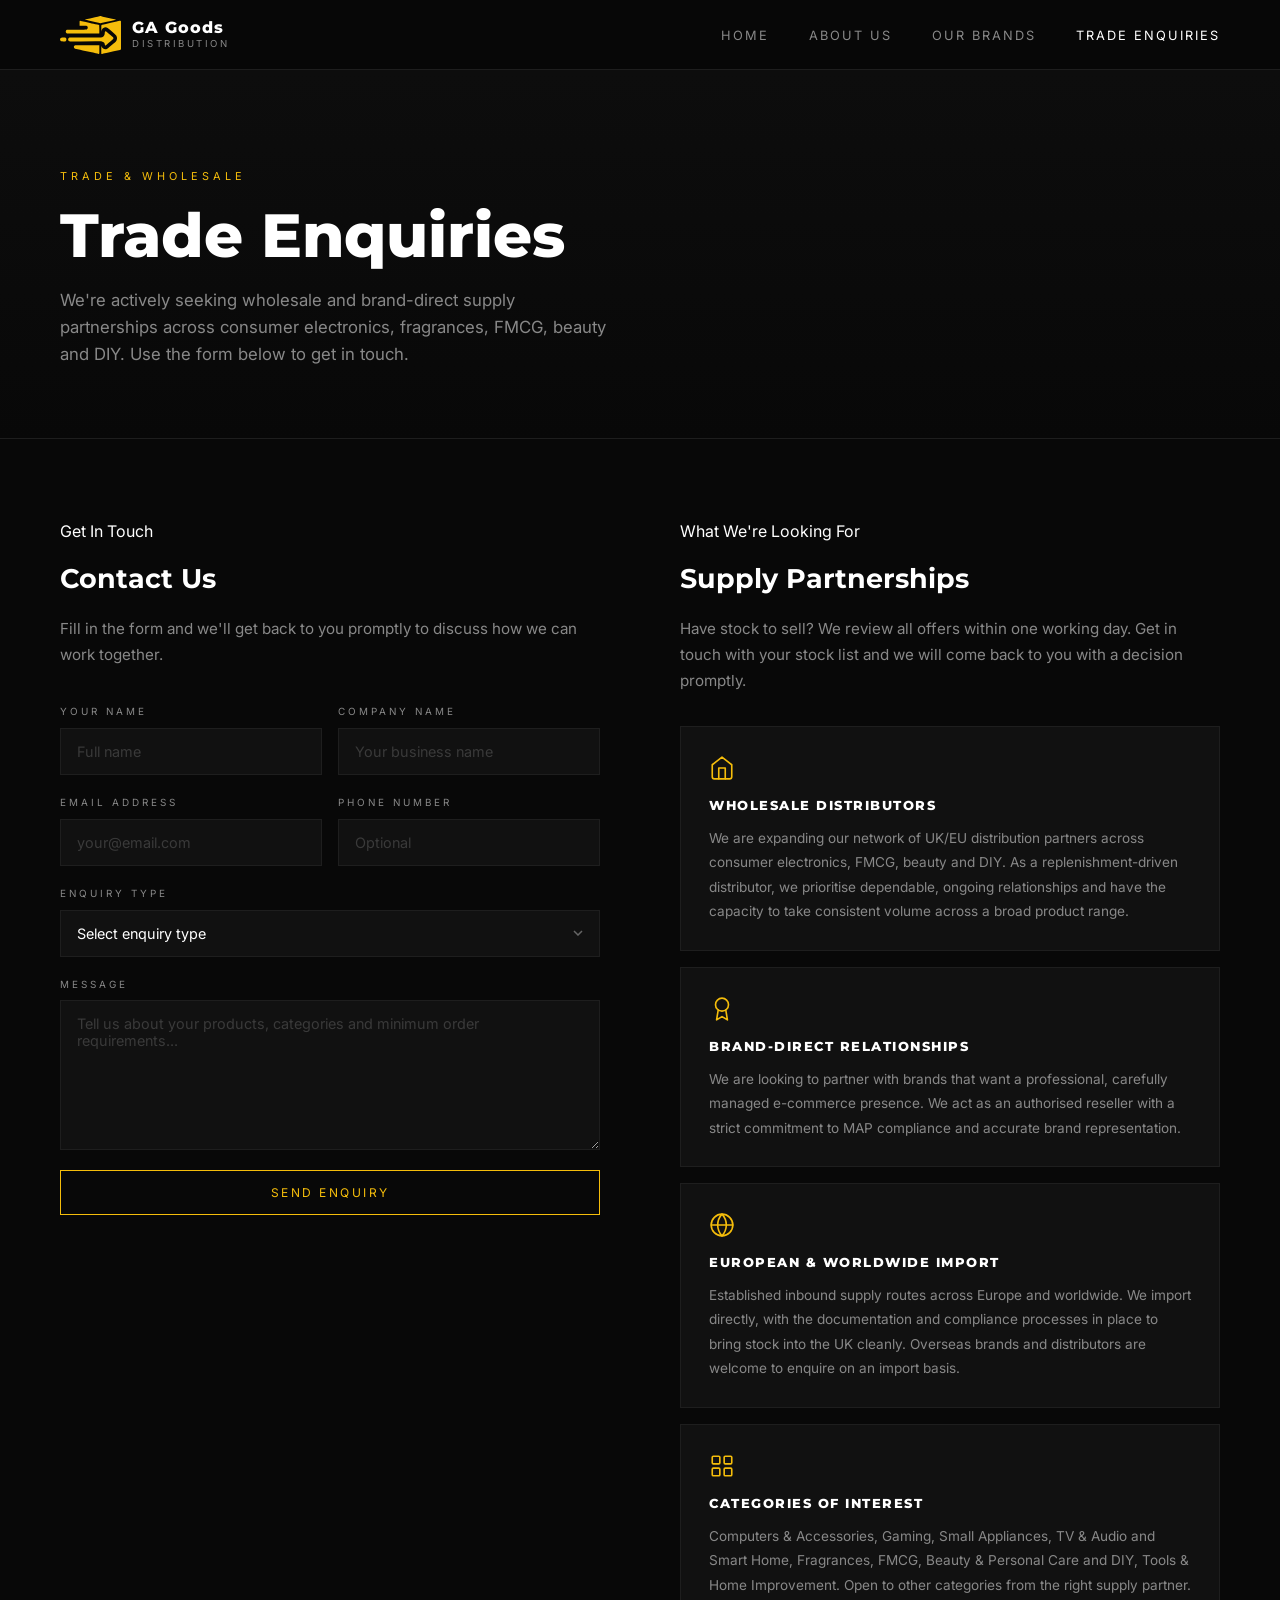
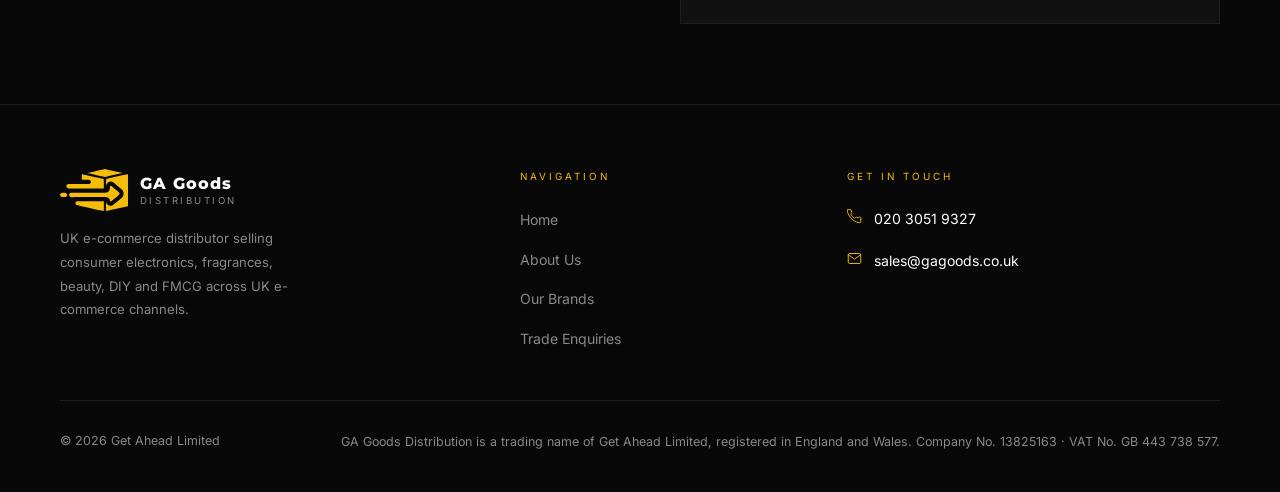
<file: trade.html>
<!DOCTYPE html>
<html lang="en">
<head>
  <meta charset="UTF-8">
  <meta name="viewport" content="width=device-width, initial-scale=1.0">
  <title>Trade Enquiries | GA Goods Distribution</title>
  <meta name="description" content="Open a trade account or wholesale partnership with GA Goods Distribution. UK specialists in e-commerce distribution seeking reliable UK, European and worldwide supply partners.">
  <link rel="icon" type="image/svg+xml" href="icon.svg">
  <link rel="apple-touch-icon" href="favicon.png">
  <link rel="stylesheet" href="styles.css">
</head>
<body>

  <nav id="navbar">
    <a href="index.html" class="nav-brand">
      <img src="icon.svg" alt="GA Goods Distribution" class="nav-icon">
      <div class="brand-text">
        <span class="brand-name">GA Goods</span>
        <span class="brand-sub">Distribution</span>
      </div>
    </a>
    <ul class="nav-links" id="navLinks">
      <li><a href="index.html">Home</a></li>
      <li><a href="about.html">About Us</a></li>
      <li><a href="brands.html">Our Brands</a></li>
      <li><a href="trade.html" class="active">Trade Enquiries</a></li>
    </ul>
    <button class="hamburger" id="hamburger" onclick="toggleNav()" aria-label="Toggle menu">&#9776;</button>
  </nav>

  <!-- PAGE HEADER -->
  <div class="page-header">
    <p class="eyebrow">Trade &amp; Wholesale</p>
    <h1>Trade Enquiries</h1>
    <p>We're actively seeking wholesale and brand-direct supply partnerships across consumer electronics, fragrances, FMCG, beauty and DIY. Use the form below to get in touch.</p>
  </div>

  <!-- TRADE SECTION -->
  <div class="section">
    <div class="trade-grid">

      <!-- LEFT: FORM -->
      <div class="trade-form-panel">
        <p class="eyebrow" style="margin-bottom:12px">Get In Touch</p>
        <h2 class="trade-panel-title">Contact Us</h2>
        <p class="trade-panel-desc">Fill in the form and we'll get back to you promptly to discuss how we can work together.</p>

        <form class="trade-form" name="trade-enquiries" method="POST" action="/thankyou.html" data-netlify="true" netlify-honeypot="bot-field">
          <input type="hidden" name="form-name" value="trade-enquiries">
          <p style="display:none"><label>Don't fill this out: <input name="bot-field"></label></p>

          <div class="form-row">
            <div class="form-group">
              <label class="form-label" for="name">Your Name</label>
              <input type="text" id="name" name="name" placeholder="Full name" required>
            </div>
            <div class="form-group">
              <label class="form-label" for="company">Company Name</label>
              <input type="text" id="company" name="company" placeholder="Your business name" required>
            </div>
          </div>

          <div class="form-row">
            <div class="form-group">
              <label class="form-label" for="email">Email Address</label>
              <input type="email" id="email" name="email" placeholder="your@email.com" required>
            </div>
            <div class="form-group">
              <label class="form-label" for="phone">Phone Number</label>
              <input type="tel" id="phone" name="phone" placeholder="Optional">
            </div>
          </div>

          <div class="form-group">
            <label class="form-label" for="enquiry-type">Enquiry Type</label>
            <select id="enquiry-type" name="enquiry-type" required>
              <option value="" disabled selected>Select enquiry type</option>
              <option value="wholesale-supply">Wholesale Supply</option>
              <option value="brand-partnership">Brand Partnership / Authorised Reseller</option>
              <option value="import-supply">Import / Overseas Supply</option>
              <option value="general">General Enquiry</option>
            </select>
          </div>

          <div class="form-group">
            <label class="form-label" for="message">Message</label>
            <textarea id="message" name="message" rows="6" placeholder="Tell us about your products, categories and minimum order requirements..." required></textarea>
          </div>

          <button type="submit" class="btn btn-accent">Send Enquiry</button>
        </form>
      </div>

      <!-- RIGHT: SUPPLY PARTNERSHIPS -->
      <div class="trade-supply-panel">
        <p class="eyebrow" style="margin-bottom:12px">What We're Looking For</p>
        <h2 class="trade-panel-title">Supply Partnerships</h2>
        <p class="trade-panel-desc" style="margin-bottom:0">Have stock to sell? We review all offers within one working day. Get in touch with your stock list and we will come back to you with a decision promptly.</p>

        <div class="supply-cards">
          <div class="supply-card">
            <div class="supply-card-icon">
              <svg width="26" height="26" viewBox="0 0 24 24" fill="none" stroke="currentColor" stroke-width="1.5" stroke-linecap="round" stroke-linejoin="round"><path d="M3 9l9-7 9 7v11a2 2 0 01-2 2H5a2 2 0 01-2-2z"/><polyline points="9 22 9 12 15 12 15 22"/></svg>
            </div>
            <h3>Wholesale Distributors</h3>
            <p>We are expanding our network of UK/EU distribution partners across consumer electronics, FMCG, beauty and DIY. As a replenishment-driven distributor, we prioritise dependable, ongoing relationships and have the capacity to take consistent volume across a broad product range.</p>
          </div>
          <div class="supply-card">
            <div class="supply-card-icon">
              <svg width="26" height="26" viewBox="0 0 24 24" fill="none" stroke="currentColor" stroke-width="1.5" stroke-linecap="round" stroke-linejoin="round"><circle cx="12" cy="8" r="6"/><path d="M15.477 12.89L17 22l-5-3-5 3 1.523-9.11"/></svg>
            </div>
            <h3>Brand-Direct Relationships</h3>
            <p>We are looking to partner with brands that want a professional, carefully managed e-commerce presence. We act as an authorised reseller with a strict commitment to MAP compliance and accurate brand representation.</p>
          </div>
          <div class="supply-card">
            <div class="supply-card-icon">
              <svg width="26" height="26" viewBox="0 0 24 24" fill="none" stroke="currentColor" stroke-width="1.5" stroke-linecap="round" stroke-linejoin="round"><circle cx="12" cy="12" r="10"/><line x1="2" y1="12" x2="22" y2="12"/><path d="M12 2a15.3 15.3 0 014 10 15.3 15.3 0 01-4 10 15.3 15.3 0 01-4-10 15.3 15.3 0 014-10z"/></svg>
            </div>
            <h3>European &amp; Worldwide Import</h3>
            <p>Established inbound supply routes across Europe and worldwide. We import directly, with the documentation and compliance processes in place to bring stock into the UK cleanly. Overseas brands and distributors are welcome to enquire on an import basis.</p>
          </div>
          <div class="supply-card">
            <div class="supply-card-icon">
              <svg width="26" height="26" viewBox="0 0 24 24" fill="none" stroke="currentColor" stroke-width="1.5" stroke-linecap="round" stroke-linejoin="round"><rect x="3" y="3" width="7" height="7" rx="1"/><rect x="14" y="3" width="7" height="7" rx="1"/><rect x="3" y="14" width="7" height="7" rx="1"/><rect x="14" y="14" width="7" height="7" rx="1"/></svg>
            </div>
            <h3>Categories of Interest</h3>
            <p>Computers &amp; Accessories, Gaming, Small Appliances, TV &amp; Audio and Smart Home, Fragrances, FMCG, Beauty &amp; Personal Care and DIY, Tools &amp; Home Improvement. Open to other categories from the right supply partner.</p>
          </div>
        </div>
      </div>

    </div>
  </div>

  <!-- FOOTER -->
  <footer>
    <div class="footer-inner">
      <div>
        <div class="footer-brand">
          <img src="icon.svg" alt="GA Goods Distribution" class="footer-icon">
          <div class="footer-brand-text">
            <span class="brand-name">GA Goods</span>
            <span class="brand-sub">Distribution</span>
          </div>
        </div>
        <p class="footer-tagline">UK e-commerce distributor selling consumer electronics, fragrances, beauty, DIY and FMCG across UK e-commerce channels.</p>
      </div>

      <div>
        <p class="footer-col-title">Navigation</p>
        <ul class="footer-nav-list">
          <li><a href="index.html">Home</a></li>
          <li><a href="about.html">About Us</a></li>
          <li><a href="brands.html">Our Brands</a></li>
          <li><a href="trade.html">Trade Enquiries</a></li>
        </ul>
      </div>

      <div>
        <p class="footer-col-title">Get In Touch</p>
        <ul class="footer-contact-list">
          <li>
            <svg class="footer-contact-icon" width="15" height="15" viewBox="0 0 24 24" fill="none" stroke="currentColor" stroke-width="1.5" stroke-linecap="round" stroke-linejoin="round"><path d="M22 16.92v3a2 2 0 01-2.18 2 19.79 19.79 0 01-8.63-3.07A19.5 19.5 0 013.07 9.8a19.79 19.79 0 01-3.07-8.67A2 2 0 012 1h3a2 2 0 012 1.72c.127.96.361 1.903.7 2.81a2 2 0 01-.45 2.11L6.09 8.91a16 16 0 006 6l1.27-1.27a2 2 0 012.11-.45c.907.339 1.85.573 2.81.7A2 2 0 0122 16.92z"/></svg>
            <a href="tel:+442030519327">020 3051 9327</a>
          </li>
          <li>
            <svg class="footer-contact-icon" width="15" height="15" viewBox="0 0 24 24" fill="none" stroke="currentColor" stroke-width="1.5" stroke-linecap="round" stroke-linejoin="round"><path d="M4 4h16c1.1 0 2 .9 2 2v12c0 1.1-.9 2-2 2H4c-1.1 0-2-.9-2-2V6c0-1.1.9-2 2-2z"/><polyline points="22,6 12,13 2,6"/></svg>
            <a href="mailto:sales@gagoods.co.uk">sales@gagoods.co.uk</a>
          </li>
        </ul>
      </div>
    </div>

    <div class="footer-bottom">
      <p>&copy; 2026 Get Ahead Limited</p>
      <p class="footer-legal">GA Goods Distribution is a trading name of Get Ahead Limited, registered in England and Wales. Company No. 13825163 &middot; VAT No. GB 443 738 577.</p>
    </div>
  </footer>

  <script>
    function toggleNav() {
      document.getElementById('navLinks').classList.toggle('open');
    }
    document.querySelectorAll('.nav-links a').forEach(function(link) {
      link.addEventListener('click', function() {
        document.getElementById('navLinks').classList.remove('open');
      });
    });
  </script>

</body>
</html>
</file>
<file: styles.css>
@import url('https://fonts.googleapis.com/css2?family=Inter:wght@300;400;600;700&family=Montserrat:wght@700;800;900&display=swap');

*, *::before, *::after { box-sizing: border-box; margin: 0; padding: 0; }

:root {
  --dark: #080808;
  --dark2: #111111;
  --light: #ffffff;
  --muted: #888888;
  --accent: #F5BD0B;
  --border: #1e1e1e;
}

html { scroll-behavior: smooth; }

body {
  font-family: 'Inter', sans-serif;
  background: var(--dark);
  color: var(--light);
  line-height: 1.6;
}

/* ===== NAV ===== */
nav {
  position: fixed;
  top: 0; left: 0; right: 0;
  z-index: 100;
  display: flex;
  align-items: center;
  justify-content: space-between;
  padding: 0 60px;
  height: 70px;
  background: rgba(8,8,8,0.95);
  backdrop-filter: blur(10px);
  border-bottom: 1px solid var(--border);
}

.nav-brand {
  display: flex;
  align-items: center;
  gap: 11px;
  text-decoration: none;
}
.nav-brand .nav-icon {
  height: 38px;
  width: auto;
  flex-shrink: 0;
}
.nav-brand .brand-text {
  display: flex;
  flex-direction: column;
  line-height: 1;
}
.nav-brand .brand-name {
  font-family: 'Montserrat', sans-serif;
  font-weight: 800;
  font-size: 1rem;
  letter-spacing: 1px;
  color: var(--light);
}
.nav-brand .brand-sub {
  font-size: 0.6rem;
  letter-spacing: 2.5px;
  text-transform: uppercase;
  color: var(--muted);
  margin-top: 3px;
}

.nav-links {
  display: flex;
  list-style: none;
  gap: 40px;
}
.nav-links a {
  color: var(--muted);
  text-decoration: none;
  font-size: 0.8rem;
  letter-spacing: 2px;
  text-transform: uppercase;
  transition: color 0.3s;
}
.nav-links a:hover,
.nav-links a.active { color: var(--light); }

/* ===== HERO ===== */
.hero {
  position: relative;
  height: 100vh;
  min-height: 600px;
  background: url('background.jpg') center/cover no-repeat;
  display: flex;
  align-items: center;
}

.hero-overlay {
  position: absolute;
  inset: 0;
  background: linear-gradient(to right, rgba(0,0,0,0.68) 45%, rgba(0,0,0,0.25) 100%);
}

.hero-content {
  position: relative;
  z-index: 1;
  padding: 0 60px;
  max-width: 760px;
}

.hero-content h1 {
  font-family: 'Montserrat', sans-serif;
  font-size: clamp(2.6rem, 6vw, 5.2rem);
  font-weight: 900;
  line-height: 1.08;
  margin-bottom: 36px;
}

/* ===== BUTTONS ===== */
.btn {
  display: inline-block;
  padding: 14px 38px;
  background: transparent;
  border: 1px solid rgba(255,255,255,0.6);
  color: var(--light);
  text-decoration: none;
  font-size: 0.75rem;
  letter-spacing: 2.5px;
  text-transform: uppercase;
  transition: all 0.3s;
  cursor: pointer;
  font-family: inherit;
}
.btn:hover {
  background: var(--light);
  color: var(--dark);
  border-color: var(--light);
}

.btn-accent {
  border-color: var(--accent);
  color: var(--accent);
}
.btn-accent:hover {
  background: var(--accent);
  color: var(--dark);
}

/* ===== PAGE HEADER ===== */
.page-header {
  padding: 150px 60px 70px;
  border-bottom: 1px solid var(--border);
  background: linear-gradient(to bottom, #0e0e0e, var(--dark));
}
.page-header .eyebrow {
  font-size: 0.68rem;
  letter-spacing: 4px;
  color: var(--accent);
  text-transform: uppercase;
  margin-bottom: 16px;
}
.page-header h1 {
  font-family: 'Montserrat', sans-serif;
  font-size: clamp(2rem, 5vw, 3.8rem);
  font-weight: 800;
  line-height: 1.12;
  max-width: 700px;
}
.page-header p {
  margin-top: 18px;
  color: var(--muted);
  font-size: 1.05rem;
  max-width: 550px;
}

/* ===== CONTENT SECTIONS ===== */
.section { padding: 80px 60px; }
.section-dark { background: var(--dark2); }

/* ===== ABOUT ===== */
.about-grid {
  display: grid;
  grid-template-columns: 1fr 1fr;
  gap: 80px;
  max-width: 1200px;
  margin: 0 auto;
}

.about-text h2 {
  font-family: 'Montserrat', sans-serif;
  font-size: 1.7rem;
  font-weight: 700;
  margin-bottom: 24px;
}
.about-text p {
  color: var(--muted);
  line-height: 1.95;
  margin-bottom: 18px;
  font-size: 0.95rem;
}

.values-list {
  list-style: none;
  display: flex;
  flex-direction: column;
  gap: 28px;
}
.values-list li {
  border-left: 2px solid var(--accent);
  padding-left: 22px;
}
.values-list li h3 {
  font-size: 0.95rem;
  font-weight: 600;
  letter-spacing: 0.5px;
  margin-bottom: 6px;
}
.values-list li p {
  font-size: 0.85rem;
  color: var(--muted);
}

/* ===== BRANDS TICKER ===== */
.ticker-section {
  padding: 70px 0;
  border-top: 1px solid var(--border);
  border-bottom: 1px solid var(--border);
  overflow: hidden;
}

.ticker-wrap {
  overflow: hidden;
  -webkit-mask-image: linear-gradient(to right, transparent 0%, black 8%, black 92%, transparent 100%);
  mask-image: linear-gradient(to right, transparent 0%, black 8%, black 92%, transparent 100%);
}

.ticker-track {
  display: flex;
  width: max-content;
  animation: ticker-scroll 55s linear infinite;
}

.ticker-track:hover { animation-play-state: paused; }

@keyframes ticker-scroll {
  from { transform: translateX(0); }
  to { transform: translateX(-50%); }
}

.ticker-item {
  display: flex;
  align-items: center;
  justify-content: center;
  padding: 0 36px;
  flex-shrink: 0;
}

.ticker-item img {
  height: 40px;
  width: auto;
  max-width: 130px;
  object-fit: contain;
  filter: brightness(0) invert(1);
  opacity: 0.45;
  transition: opacity 0.3s;
  display: block;
}

.ticker-item img:hover { opacity: 1; }


/* ===== FACT CALLOUT ===== */
.fact-callout {
  display: flex;
  align-items: center;
  gap: 18px;
  background: var(--dark2);
  border: 1px solid var(--border);
  border-left: 3px solid var(--accent);
  padding: 22px 26px;
  margin: 28px 0 8px;
}

.fact-callout-icon {
  color: var(--accent);
  flex-shrink: 0;
}

.fact-callout h3 {
  font-family: 'Montserrat', sans-serif;
  font-size: 1.1rem;
  font-weight: 800;
  margin-bottom: 3px;
}

.fact-callout p {
  color: var(--muted);
  font-size: 0.9rem;
  margin: 0;
}

@media (max-width: 560px) {
  .fact-callout { padding: 20px; gap: 14px; }
  .fact-callout h3 { font-size: 1rem; }
}


/* ===== CONTACT ===== */
.contact-grid {
  display: grid;
  grid-template-columns: 1fr 1fr;
  gap: 80px;
  max-width: 1200px;
  margin: 0 auto;
}

.contact-info h2 {
  font-family: 'Montserrat', sans-serif;
  font-size: 1.7rem;
  font-weight: 700;
  margin-bottom: 36px;
}

.contact-items { display: flex; flex-direction: column; }

.contact-item {
  border-top: 1px solid var(--border);
  padding: 22px 0;
}
.contact-item:last-child { border-bottom: 1px solid var(--border); }

.contact-item .label {
  font-size: 0.62rem;
  letter-spacing: 3px;
  text-transform: uppercase;
  color: var(--accent);
  margin-bottom: 8px;
}
.contact-item a,
.contact-item p {
  color: var(--light);
  text-decoration: none;
  font-size: 1rem;
  transition: color 0.3s;
}
.contact-item a:hover { color: var(--muted); }

/* Partnership cards */
.partnership-panel h2 {
  font-family: 'Montserrat', sans-serif;
  font-size: 1.7rem;
  font-weight: 700;
  margin-bottom: 36px;
}

.partnership-list {
  display: flex;
  flex-direction: column;
  gap: 0;
}

.partnership-item {
  display: flex;
  gap: 24px;
  align-items: flex-start;
  padding: 28px 0;
  border-top: 1px solid var(--border);
}
.partnership-item:last-child { border-bottom: 1px solid var(--border); }

.partnership-item .num {
  font-family: 'Montserrat', sans-serif;
  font-size: 0.7rem;
  font-weight: 700;
  letter-spacing: 2px;
  color: var(--accent);
  padding-top: 4px;
  flex-shrink: 0;
  width: 28px;
}

.partnership-item h3 {
  font-size: 0.95rem;
  font-weight: 600;
  margin-bottom: 6px;
}

.partnership-item p {
  font-size: 0.85rem;
  color: var(--muted);
  line-height: 1.7;
}

/* ===== THANK YOU PAGE ===== */
.thankyou-wrap {
  min-height: calc(100vh - 70px);
  display: flex;
  align-items: center;
  justify-content: center;
  padding: 120px 24px 80px;
}

.thankyou-inner {
  text-align: center;
  max-width: 520px;
}

.thankyou-icon {
  color: var(--accent);
  margin-bottom: 28px;
  display: flex;
  justify-content: center;
}

.thankyou-inner .eyebrow {
  font-size: 0.68rem;
  letter-spacing: 4px;
  color: var(--accent);
  text-transform: uppercase;
  margin-bottom: 16px;
}

.thankyou-inner h1 {
  font-family: 'Montserrat', sans-serif;
  font-size: clamp(2.2rem, 5vw, 3.5rem);
  font-weight: 800;
  margin-bottom: 20px;
}

.thankyou-msg {
  color: var(--muted);
  font-size: 1rem;
  line-height: 1.8;
  margin-bottom: 40px;
}

.thankyou-actions {
  display: flex;
  gap: 16px;
  justify-content: center;
  flex-wrap: wrap;
}

/* ===== TRADE ENQUIRIES ===== */
.trade-grid {
  display: grid;
  grid-template-columns: 1fr 1fr;
  gap: 80px;
  max-width: 1200px;
  margin: 0 auto;
}

.trade-panel-title {
  font-family: 'Montserrat', sans-serif;
  font-size: 1.7rem;
  font-weight: 700;
  margin-bottom: 16px;
}

.trade-panel-desc {
  color: var(--muted);
  font-size: 0.95rem;
  margin-bottom: 36px;
  line-height: 1.7;
}

.trade-form {
  display: flex;
  flex-direction: column;
  gap: 20px;
}

.form-row {
  display: grid;
  grid-template-columns: 1fr 1fr;
  gap: 16px;
}

.form-group {
  display: flex;
  flex-direction: column;
  gap: 8px;
}

.form-label {
  font-size: 0.62rem;
  letter-spacing: 3px;
  text-transform: uppercase;
  color: var(--muted);
}

.trade-form input[type="text"],
.trade-form input[type="email"],
.trade-form input[type="tel"],
.trade-form select,
.trade-form textarea {
  background: var(--dark2);
  border: 1px solid var(--border);
  color: var(--light);
  padding: 14px 16px;
  font-family: 'Inter', sans-serif;
  font-size: 0.9rem;
  outline: none;
  transition: border-color 0.3s;
  width: 100%;
  -webkit-appearance: none;
  appearance: none;
  border-radius: 0;
}

.trade-form input::placeholder,
.trade-form textarea::placeholder { color: #3a3a3a; }

.trade-form input:focus,
.trade-form select:focus,
.trade-form textarea:focus { border-color: var(--accent); }

.trade-form select {
  cursor: pointer;
  background-image: url("data:image/svg+xml,%3Csvg xmlns='http://www.w3.org/2000/svg' width='10' height='6' viewBox='0 0 10 6'%3E%3Cpath fill='none' stroke='%23666' stroke-width='1.5' d='M1 1l4 4 4-4'/%3E%3C/svg%3E");
  background-repeat: no-repeat;
  background-position: right 16px center;
  padding-right: 40px;
}

.trade-form select option { background: var(--dark2); color: var(--light); }

.trade-form textarea { resize: vertical; min-height: 150px; }

/* Supply Cards */
.supply-cards {
  display: flex;
  flex-direction: column;
  gap: 16px;
  margin-top: 32px;
}

.supply-card {
  background: var(--dark2);
  border: 1px solid var(--border);
  padding: 28px 28px 26px;
  transition: border-color 0.3s;
}

.supply-card:hover { border-color: #2a2a2a; }

.supply-card-icon {
  color: var(--accent);
  margin-bottom: 14px;
  display: flex;
}

.supply-card h3 {
  font-family: 'Montserrat', sans-serif;
  font-size: 0.82rem;
  font-weight: 800;
  letter-spacing: 1.5px;
  text-transform: uppercase;
  margin-bottom: 10px;
}

.supply-card p {
  font-size: 0.85rem;
  color: var(--muted);
  line-height: 1.8;
}

/* ===== HOME ABOUT ===== */
.home-about {
  display: grid;
  grid-template-columns: 1.1fr 1fr;
  gap: 80px;
  max-width: 1200px;
  margin: 0 auto;
  align-items: center;
}

.home-about-text .eyebrow {
  font-size: 0.68rem;
  letter-spacing: 4px;
  color: var(--accent);
  text-transform: uppercase;
  margin-bottom: 16px;
}

.home-about-text h2 {
  font-family: 'Montserrat', sans-serif;
  font-size: clamp(1.6rem, 3vw, 2.4rem);
  font-weight: 800;
  line-height: 1.15;
  margin-bottom: 24px;
}

.home-about-text p {
  color: var(--muted);
  font-size: 0.95rem;
  line-height: 1.9;
  margin-bottom: 16px;
}

.home-stats {
  display: grid;
  grid-template-columns: 1fr 1fr;
  gap: 2px;
  background: var(--border);
}

.home-stat {
  background: var(--dark2);
  padding: 30px 26px;
  display: flex;
  flex-direction: column;
  gap: 6px;
}

.home-stat-num {
  font-family: 'Montserrat', sans-serif;
  font-size: 1.35rem;
  font-weight: 800;
  color: var(--light);
  line-height: 1.2;
}

.home-stat-label {
  font-size: 0.68rem;
  letter-spacing: 1.5px;
  text-transform: uppercase;
  color: var(--muted);
}

/* ===== FOOTER ===== */
footer {
  border-top: 1px solid var(--border);
  padding: 64px 60px 40px;
  background: var(--dark);
}

.footer-inner {
  display: grid;
  grid-template-columns: 1.5fr 1fr 1.4fr;
  gap: 60px;
  padding-bottom: 48px;
  border-bottom: 1px solid var(--border);
  margin-bottom: 30px;
}

.footer-brand {
  display: flex;
  align-items: center;
  gap: 12px;
  margin-bottom: 16px;
}

.footer-brand .footer-icon {
  height: 42px;
  width: auto;
  flex-shrink: 0;
}

.footer-brand-text {
  display: flex;
  flex-direction: column;
  line-height: 1;
}

.footer-brand-text .brand-name {
  font-family: 'Montserrat', sans-serif;
  font-weight: 800;
  font-size: 1rem;
  letter-spacing: 1px;
  color: var(--light);
}

.footer-brand-text .brand-sub {
  font-size: 0.6rem;
  letter-spacing: 2.5px;
  text-transform: uppercase;
  color: var(--muted);
  margin-top: 4px;
}

.footer-tagline {
  font-size: 0.82rem;
  color: var(--muted);
  line-height: 1.8;
  max-width: 240px;
}

.footer-col-title {
  font-size: 0.62rem;
  letter-spacing: 3px;
  text-transform: uppercase;
  color: var(--accent);
  margin-bottom: 22px;
}

.footer-nav-list {
  list-style: none;
  display: flex;
  flex-direction: column;
  gap: 14px;
}

.footer-nav-list a {
  font-size: 0.88rem;
  color: var(--muted);
  text-decoration: none;
  transition: color 0.3s;
}

.footer-nav-list a:hover { color: var(--light); }

.footer-contact-list {
  list-style: none;
  display: flex;
  flex-direction: column;
  gap: 18px;
}

.footer-contact-list li {
  display: flex;
  align-items: flex-start;
  gap: 12px;
}

.footer-contact-icon {
  color: var(--accent);
  flex-shrink: 0;
  margin-top: 2px;
}

.footer-contact-list a,
.footer-contact-list span {
  font-size: 0.88rem;
  color: var(--light);
  text-decoration: none;
  line-height: 1.7;
  transition: color 0.3s;
}

.footer-contact-list a:hover { color: var(--muted); }

.footer-bottom {
  display: flex;
  justify-content: space-between;
  align-items: flex-start;
  gap: 20px;
  flex-wrap: wrap;
}

.footer-bottom > p {
  font-size: 0.78rem;
  color: var(--muted);
  white-space: nowrap;
}

.footer-legal {
  font-size: 0.7rem;
  color: #4a4a4a;
  line-height: 1.7;
  text-align: right;
}

/* ===== HAMBURGER ===== */
.hamburger {
  display: none;
  font-size: 1.5rem;
  cursor: pointer;
  color: var(--light);
  background: none;
  border: none;
  padding: 4px;
}

/* ===== RESPONSIVE ===== */
@media (max-width: 900px) {
  nav { padding: 0 24px; }
  .nav-links { display: none; }
  .hamburger { display: block; }

  .nav-links.open {
    display: flex;
    flex-direction: column;
    position: fixed;
    top: 70px; left: 0; right: 0;
    background: rgba(8,8,8,0.98);
    padding: 30px 24px;
    gap: 24px;
    border-bottom: 1px solid var(--border);
    backdrop-filter: blur(10px);
  }

  .hero-content { padding: 0 24px; }
  .section { padding: 60px 24px; }
  .page-header { padding: 120px 24px 50px; }

  .about-grid,
  .contact-grid,
  .trade-grid,
  .home-about { grid-template-columns: 1fr; gap: 50px; }

  .form-row { grid-template-columns: 1fr; }

  .footer-inner { grid-template-columns: 1fr; gap: 40px; }
  footer { padding: 40px 24px 30px; }
}

@media (max-width: 480px) {
  .footer-bottom { flex-direction: column; }
  .footer-legal { text-align: left; }
}
</file>
